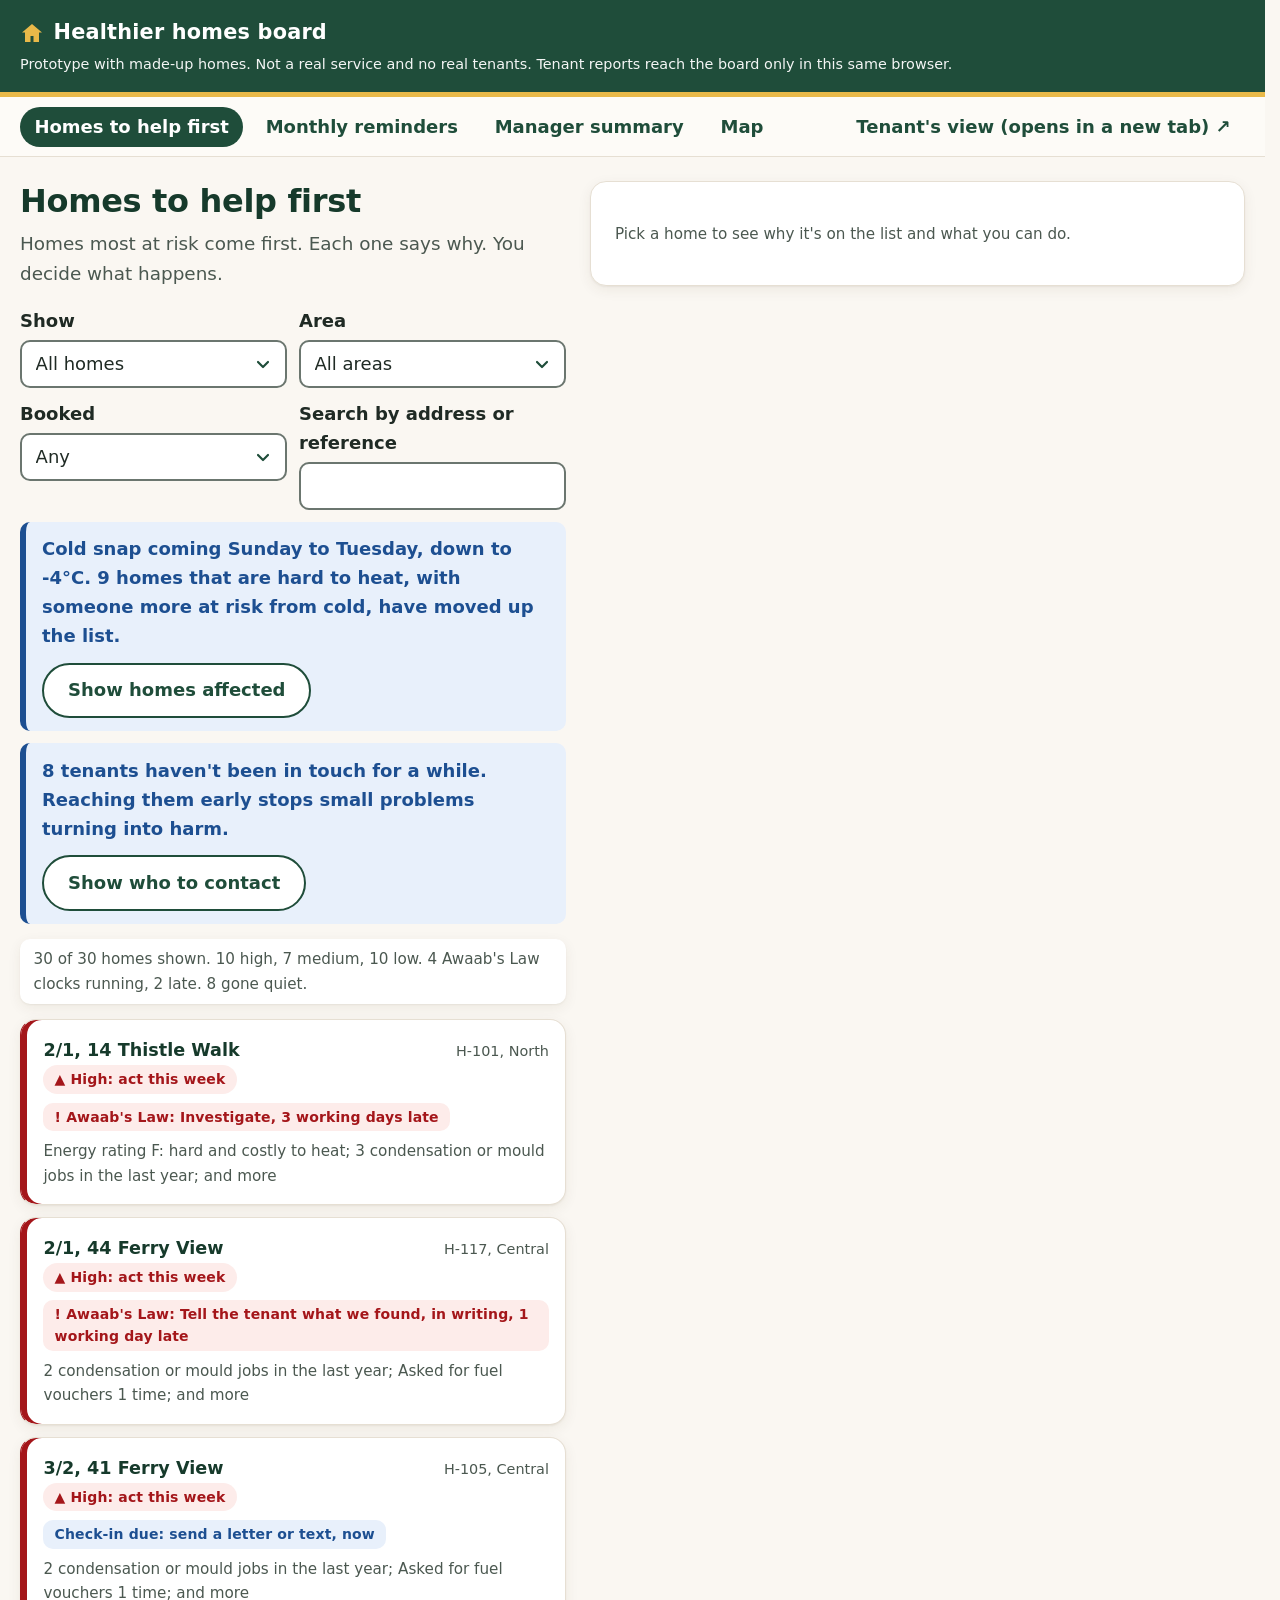
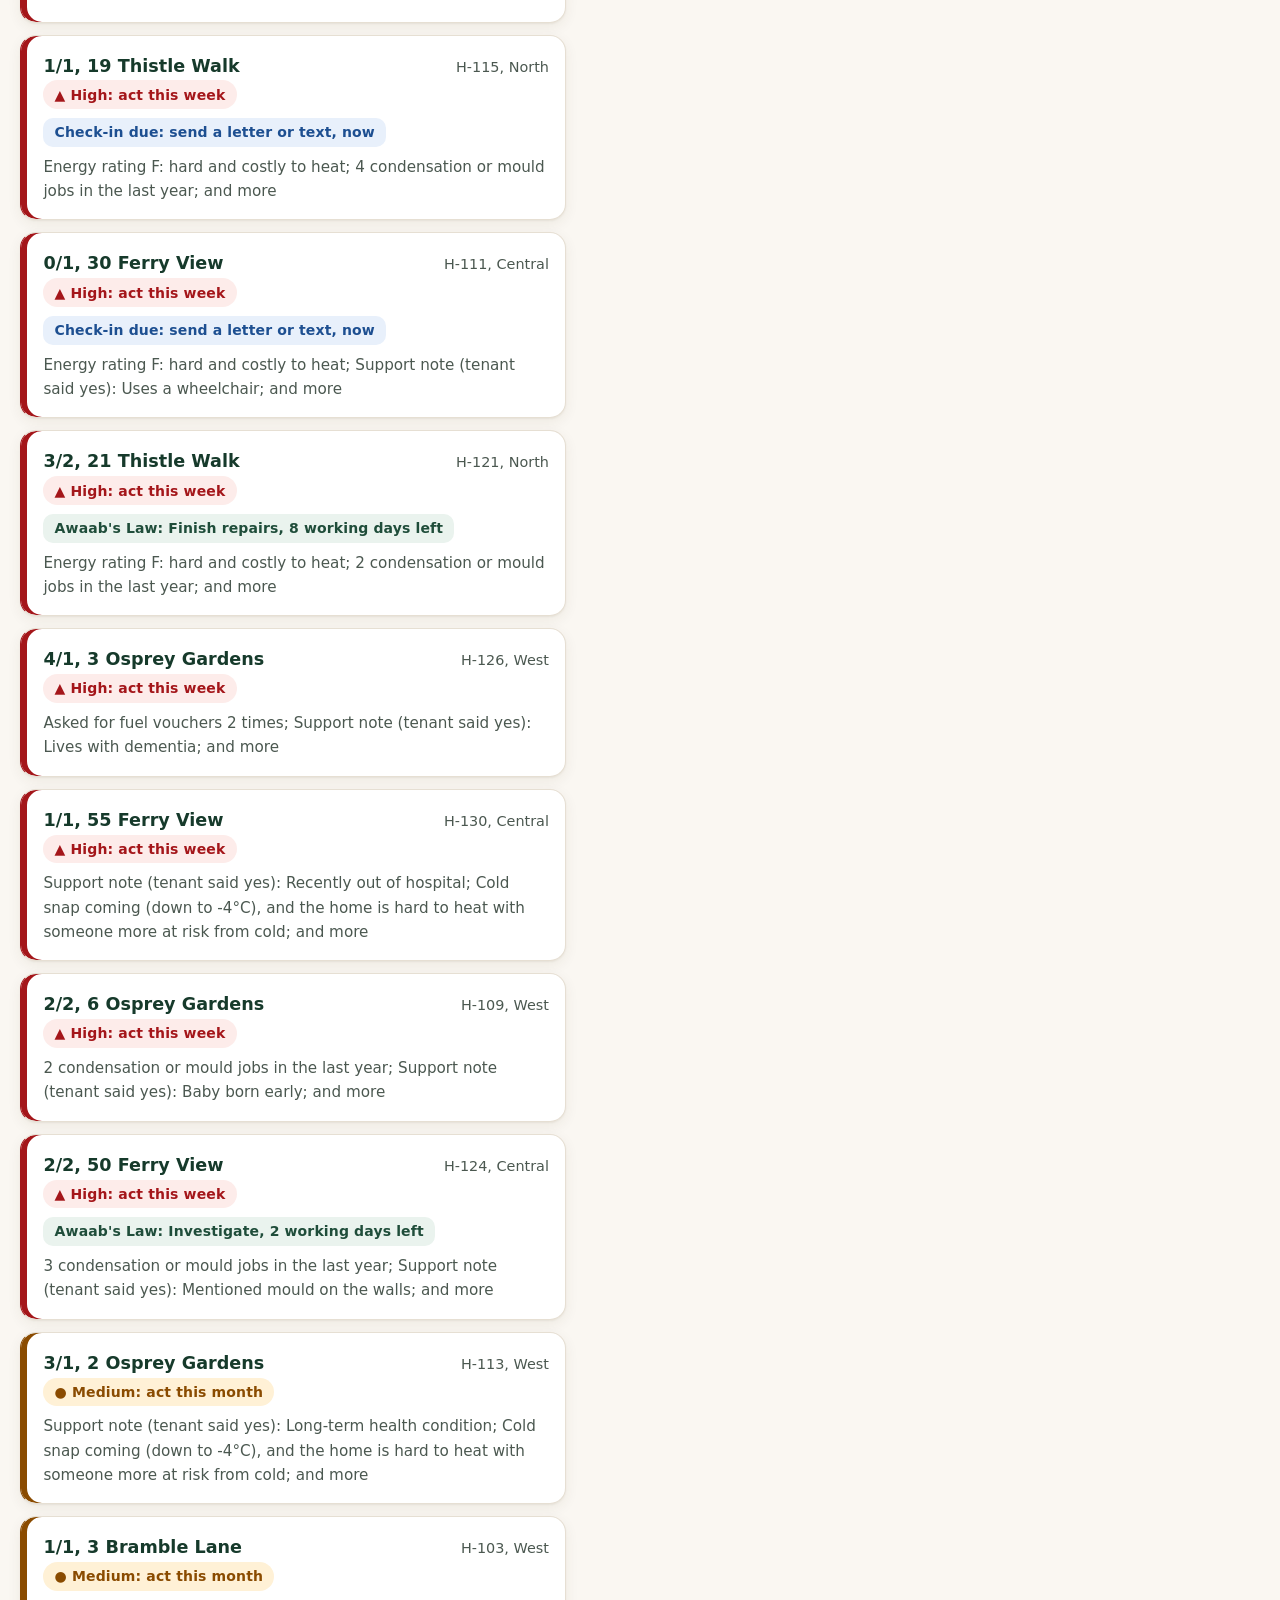
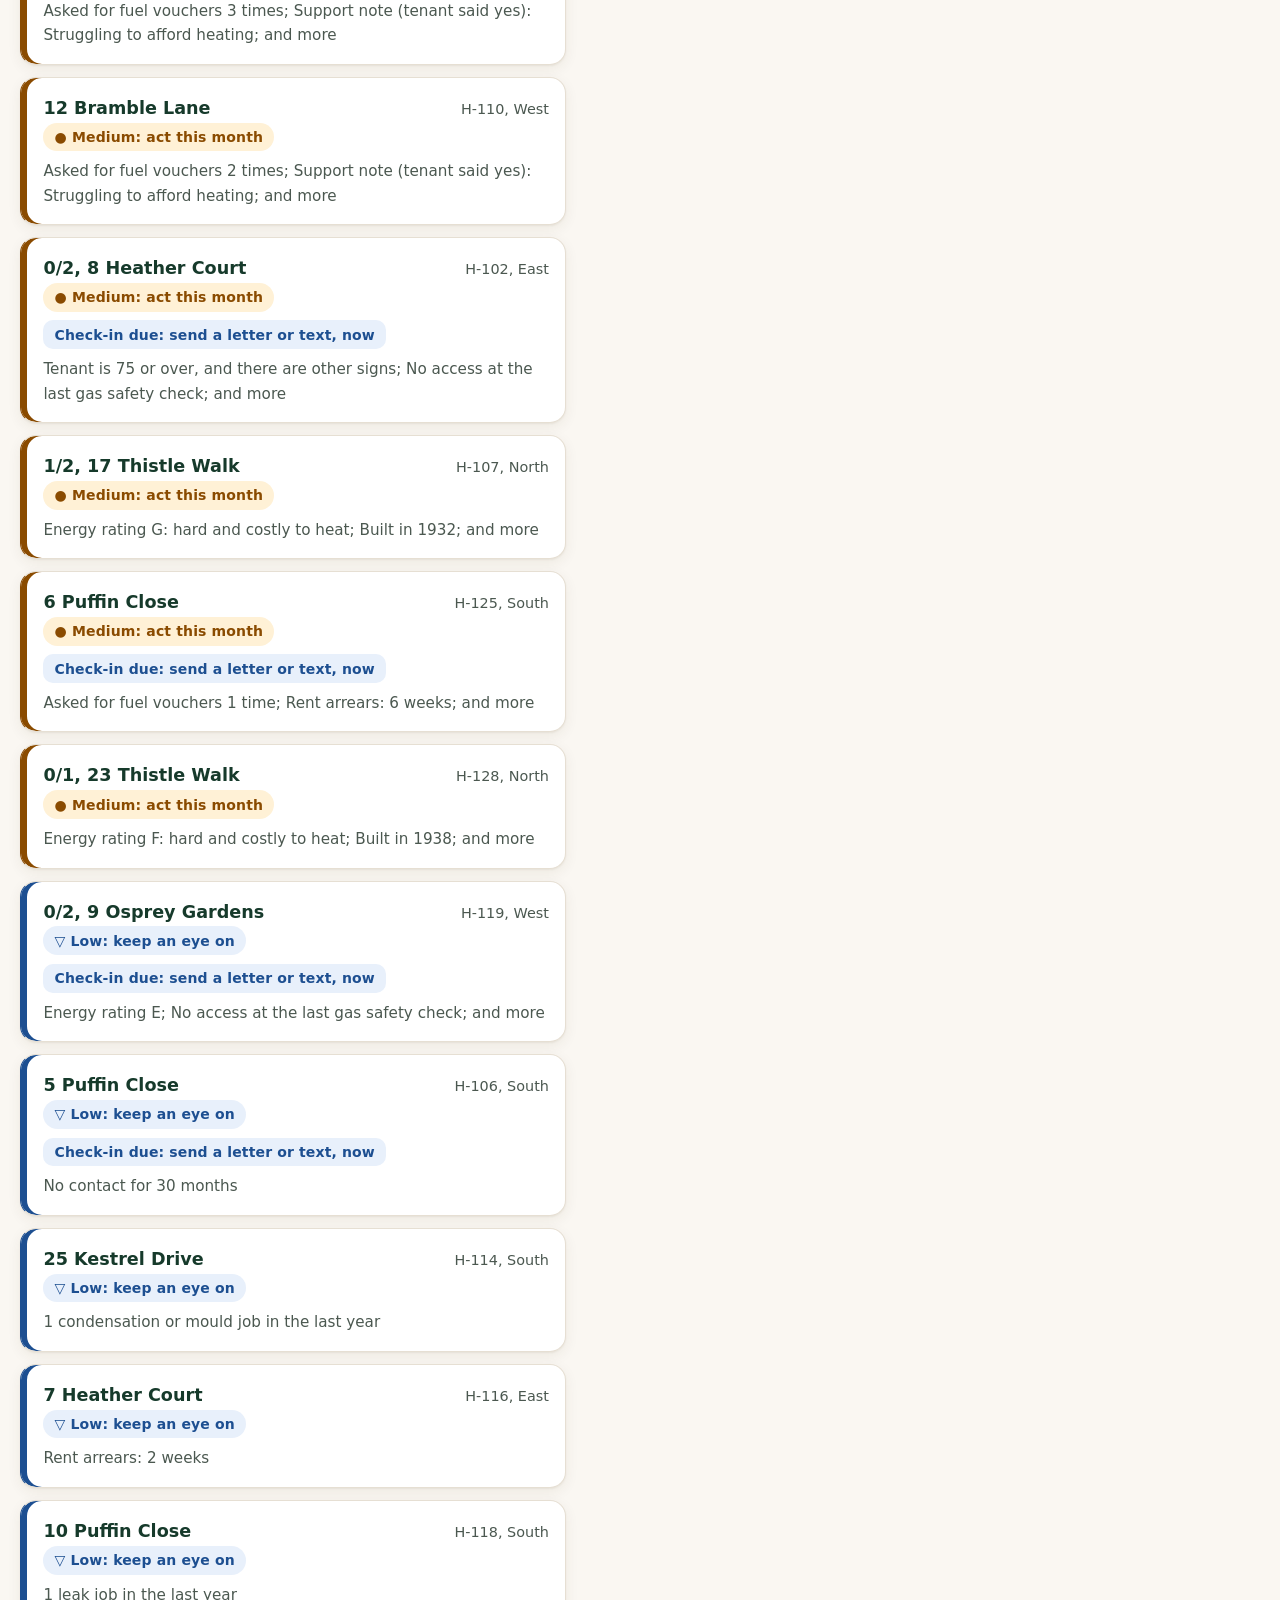
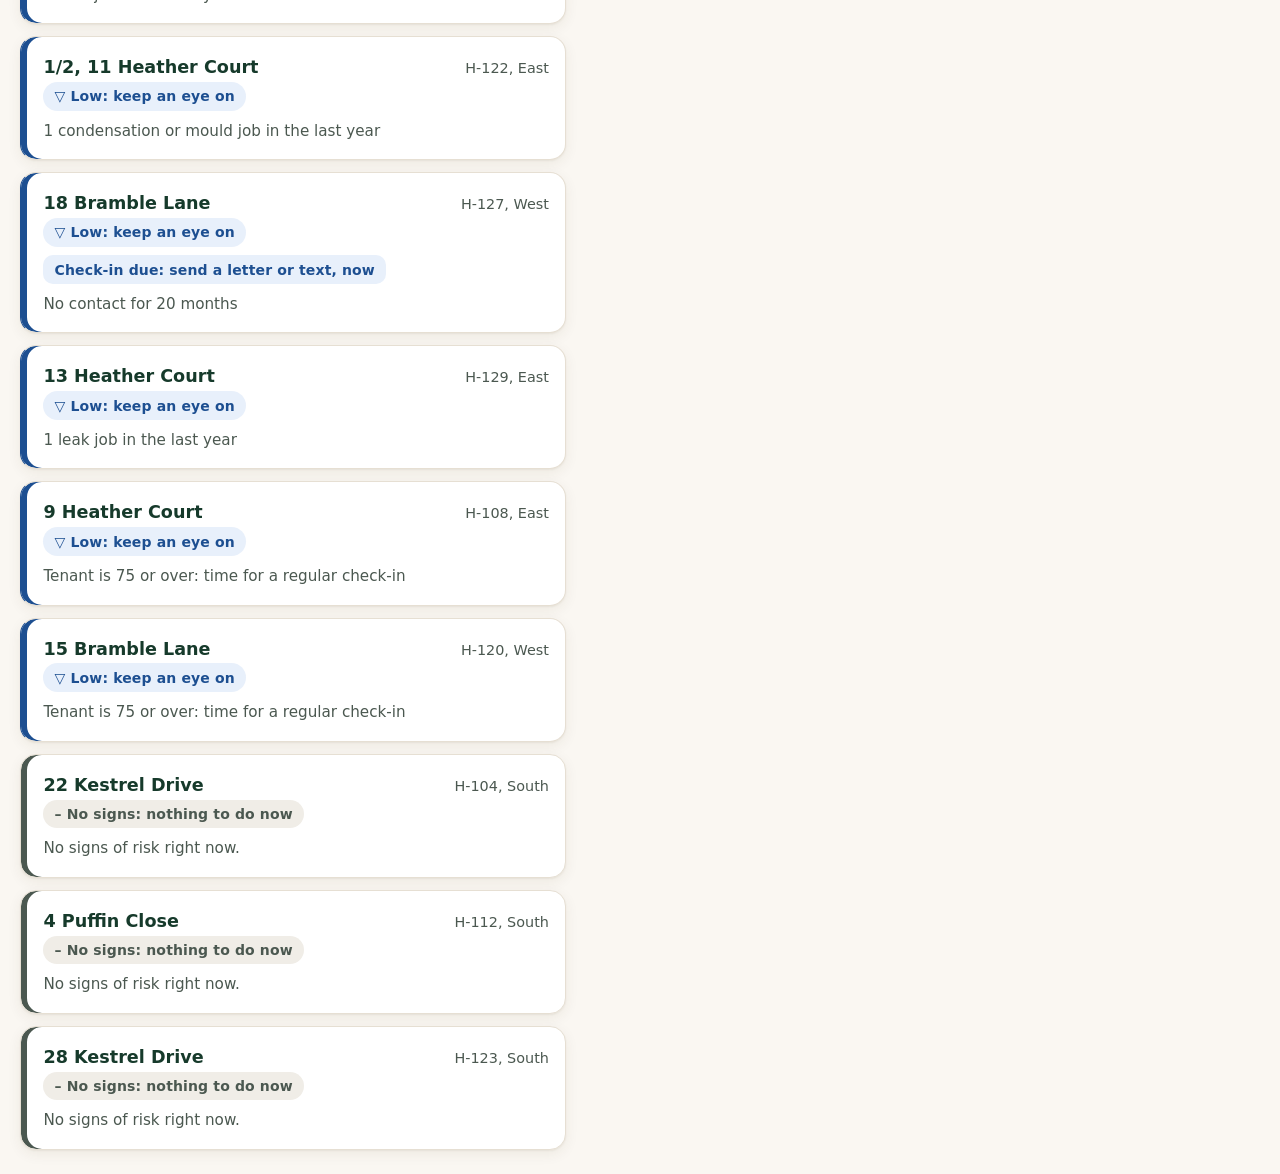
<file: src/index.html>
<!doctype html>
<html lang="en-GB">
<head>
  <meta charset="utf-8">
  <meta name="viewport" content="width=device-width, initial-scale=1">
  <title>Healthier homes board (prototype)</title>
  <link rel="stylesheet" href="styles.css">
  <link rel="stylesheet" href="reminders.css">
  <link rel="stylesheet" href="theme.css">
</head>
<body>
  <a class="skip-link" href="#main">Skip to the list of homes</a>

  <header class="site-header">
    <p class="service-name" id="service-name">Healthier homes board</p>
    <p class="banner" id="banner">Prototype with made-up homes. Not a real service and no real tenants.</p>
  </header>

  <nav class="page-nav" aria-label="Pages">
    <a href="index.html" aria-current="page">Homes to help first</a>
    <a href="reminders.html">Monthly reminders</a>
    <a href="manager.html">Manager summary</a>
    <a href="map.html">Map</a>
    <a href="tenant.html" target="_blank" class="nav-external" id="tenant-link">Tenant's view (opens in a new tab)</a>
  </nav>

  <main id="main" class="layout">
    <section class="list-panel" aria-labelledby="list-heading">
      <h1 id="list-heading">Homes to help first</h1>
      <p id="list-intro" class="intro">Homes most at risk come first. Each one says why. You decide what happens.</p>

      <div class="filters">
        <div class="field">
          <label for="filter-level" id="filter-level-label"></label>
          <select id="filter-level">
            <option value="all">All homes</option>
            <option value="high">High</option>
            <option value="medium">Medium</option>
            <option value="low">Low</option>
            <option value="none">No signs</option>
            <option value="awaab">Awaab's Law clock running</option>
            <option value="quiet">Gone quiet: check-in due</option>
            <option value="coldsnap">Cold snap: homes affected</option>
            <option value="dismissed">Dismissed</option>
          </select>
        </div>
        <div class="field">
          <label for="filter-area">Area</label>
          <select id="filter-area"><option value="all">All areas</option></select>
        </div>
        <div class="field">
          <label for="filter-urgency">Booked</label>
          <select id="filter-urgency">
            <option value="all">Any</option>
            <option value="Today">For today</option>
            <option value="This week">For this week</option>
            <option value="This month">For this month</option>
            <option value="none">Nothing booked yet</option>
          </select>
        </div>
        <div class="field">
          <label for="filter-search" id="filter-search-label"></label>
          <input type="search" id="filter-search" autocomplete="off">
        </div>
      </div>

      <div id="cold-banner" class="quiet-banner cold-banner" role="status" hidden><p id="cold-banner-text"></p><button type="button" class="button secondary" id="cold-banner-button"></button></div>
      <div id="quiet-banner" class="quiet-banner" hidden><p id="quiet-banner-text"></p><button type="button" class="button secondary" id="quiet-banner-button">Show who to contact</button></div>
      <p id="summary" class="summary" aria-live="polite"></p>
      <ul id="home-list" class="home-list" tabindex="-1" aria-labelledby="list-heading"></ul>
    </section>

    <section class="detail-panel" id="detail" aria-label="Selected home">
    </section>
  </main>

  <script src="data/homes.js"></script>
  <script src="data/awaab-cases.js"></script>
  <script src="data/bank-holidays.js"></script>
  <script src="data/contact-preferences.js"></script>
  <script src="clock.js"></script>
  <script src="quiet.js"></script>
  <script src="data/weather.js"></script>
  <script src="data/sensors.js"></script>
  <script src="content.js"></script>
  <script src="risk.js"></script>
  <script src="app.js"></script>
</body>
</html>
</file>
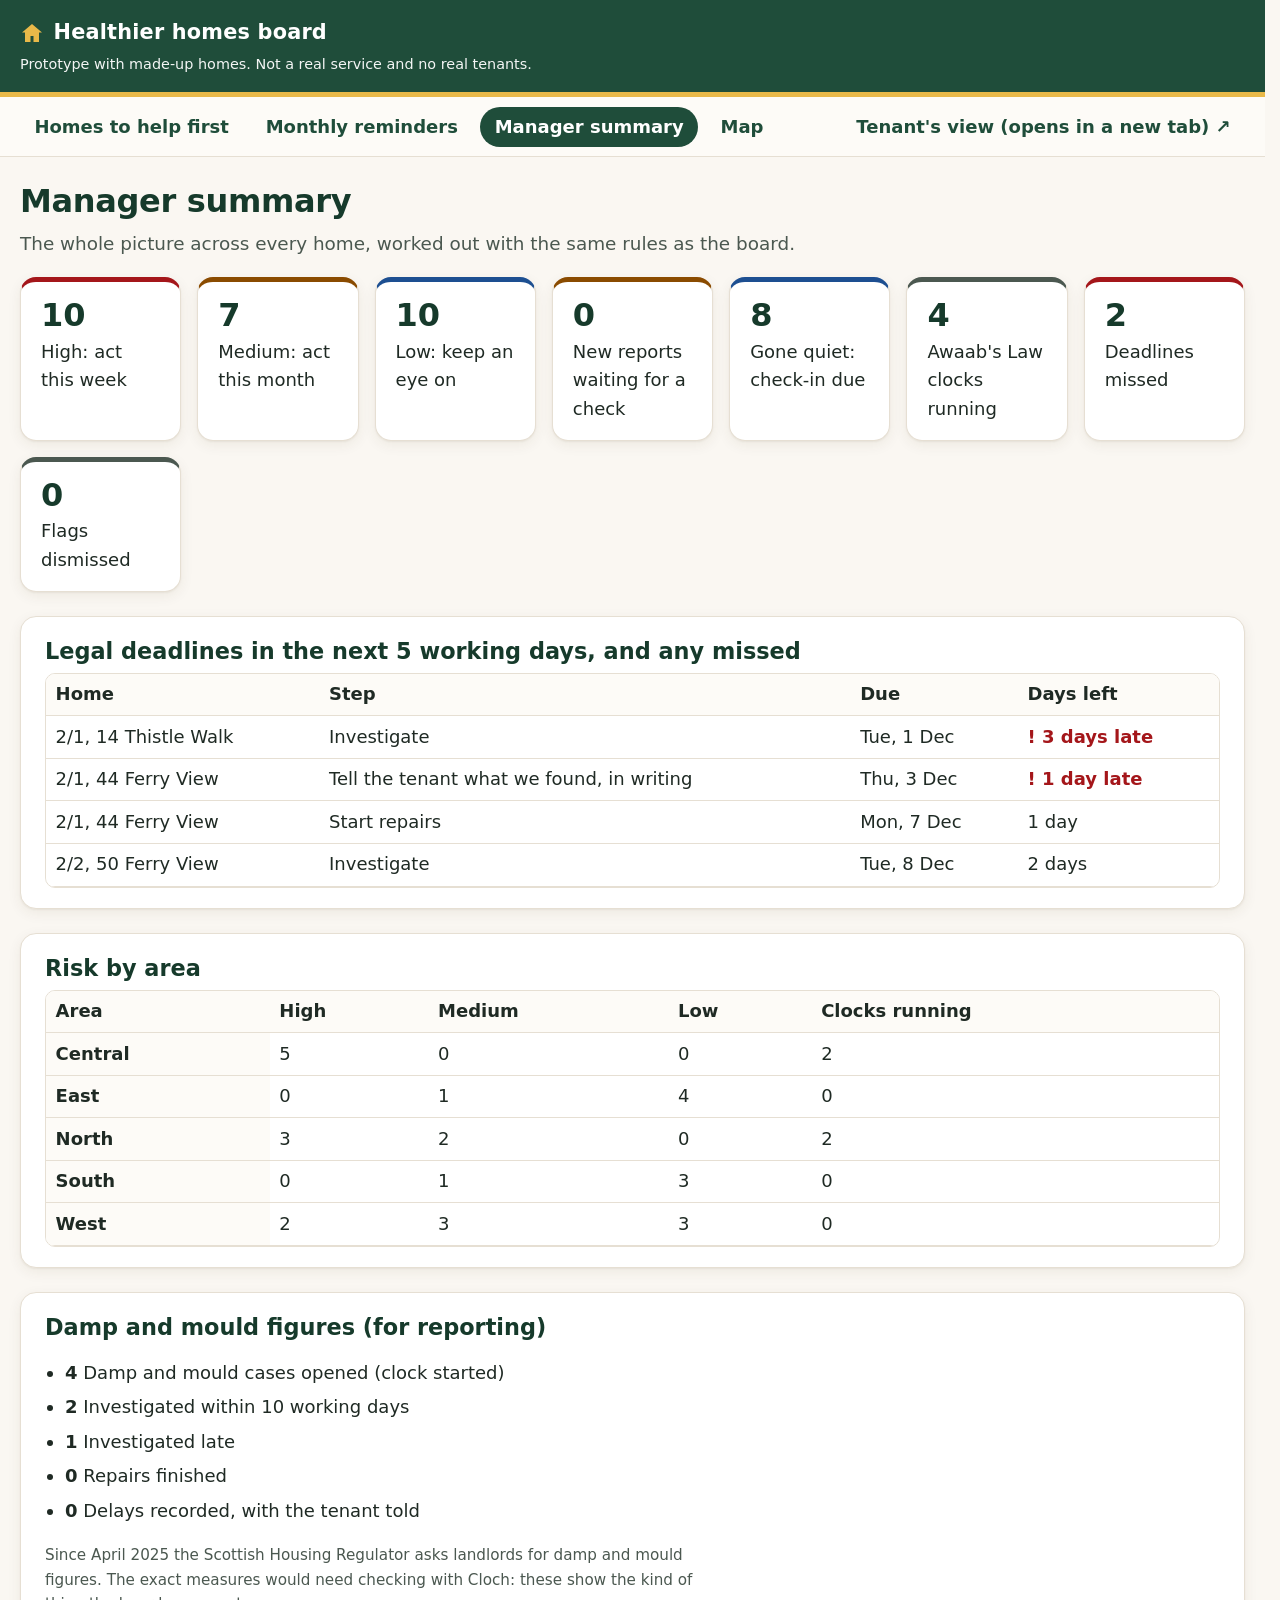
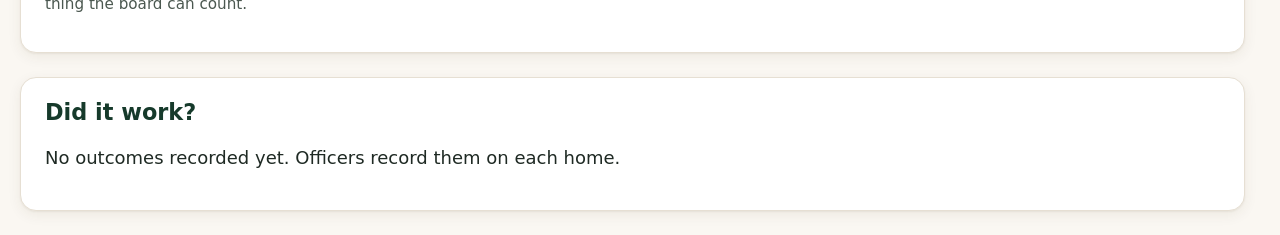
<file: src/manager.html>
<!doctype html>
<html lang="en-GB">
<head>
  <meta charset="utf-8">
  <meta name="viewport" content="width=device-width, initial-scale=1">
  <title>Manager summary (prototype)</title>
  <link rel="stylesheet" href="styles.css">
  <link rel="stylesheet" href="reminders.css">
  <link rel="stylesheet" href="theme.css">
</head>
<body>
  <a class="skip-link" href="#main">Skip to the summary</a>

  <header class="site-header">
    <p class="service-name" id="service-name">Healthier homes board</p>
    <p class="banner" id="banner">Prototype with made-up homes. Not a real service and no real tenants.</p>
  </header>

  <nav class="page-nav" aria-label="Pages">
    <a href="index.html">Homes to help first</a>
    <a href="reminders.html">Monthly reminders</a>
    <a href="manager.html" aria-current="page">Manager summary</a>
    <a href="map.html">Map</a>
    <a href="tenant.html" target="_blank" class="nav-external">Tenant's view (opens in a new tab)</a>
  </nav>

  <main id="main" class="manager"></main>

  <script src="data/homes.js"></script>
  <script src="data/awaab-cases.js"></script>
  <script src="data/bank-holidays.js"></script>
  <script src="data/contact-preferences.js"></script>
  <script src="clock.js"></script>
  <script src="quiet.js"></script>
  <script src="data/weather.js"></script>
  <script src="data/sensors.js"></script>
  <script src="content.js"></script>
  <script src="risk.js"></script>
  <script src="manager.js"></script>
  <script src="responsive-tables.js"></script>
</body>
</html>
</file>
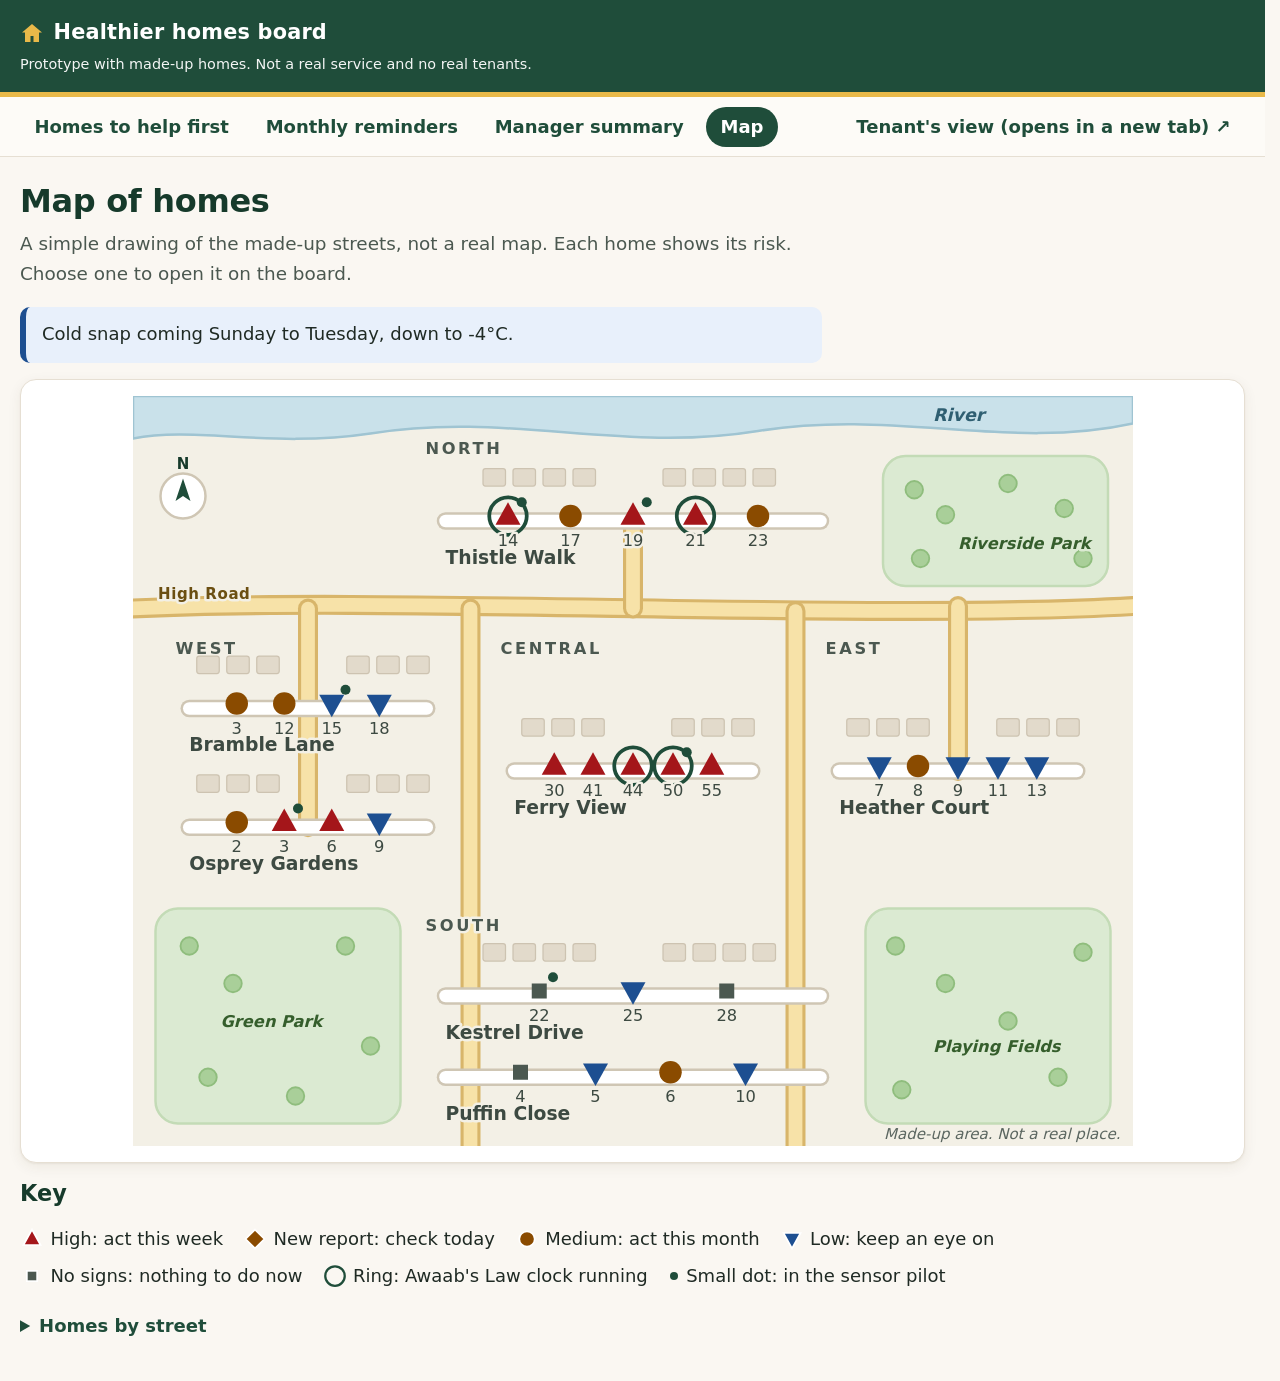
<file: src/map.html>
<!doctype html>
<html lang="en-GB">
<head>
  <meta charset="utf-8">
  <meta name="viewport" content="width=device-width, initial-scale=1">
  <title>Map of homes (prototype)</title>
  <link rel="stylesheet" href="styles.css">
  <link rel="stylesheet" href="reminders.css">
  <link rel="stylesheet" href="theme.css">
</head>
<body>
  <a class="skip-link" href="#main">Skip to the map</a>

  <header class="site-header">
    <p class="service-name">Healthier homes board</p>
    <p class="banner">Prototype with made-up homes. Not a real service and no real tenants.</p>
  </header>

  <nav class="page-nav" aria-label="Pages">
    <a href="index.html">Homes to help first</a>
    <a href="reminders.html">Monthly reminders</a>
    <a href="manager.html">Manager summary</a>
    <a href="map.html" aria-current="page">Map</a>
    <a href="tenant.html" target="_blank" class="nav-external">Tenant's view (opens in a new tab)</a>
  </nav>

  <main id="main" class="map-page"></main>

  <script src="data/homes.js"></script>
  <script src="data/awaab-cases.js"></script>
  <script src="data/bank-holidays.js"></script>
  <script src="data/weather.js"></script>
  <script src="data/sensors.js"></script>
  <script src="clock.js"></script>
  <script src="content.js"></script>
  <script src="risk.js"></script>
  <script src="map.js"></script>
</body>
</html>
</file>
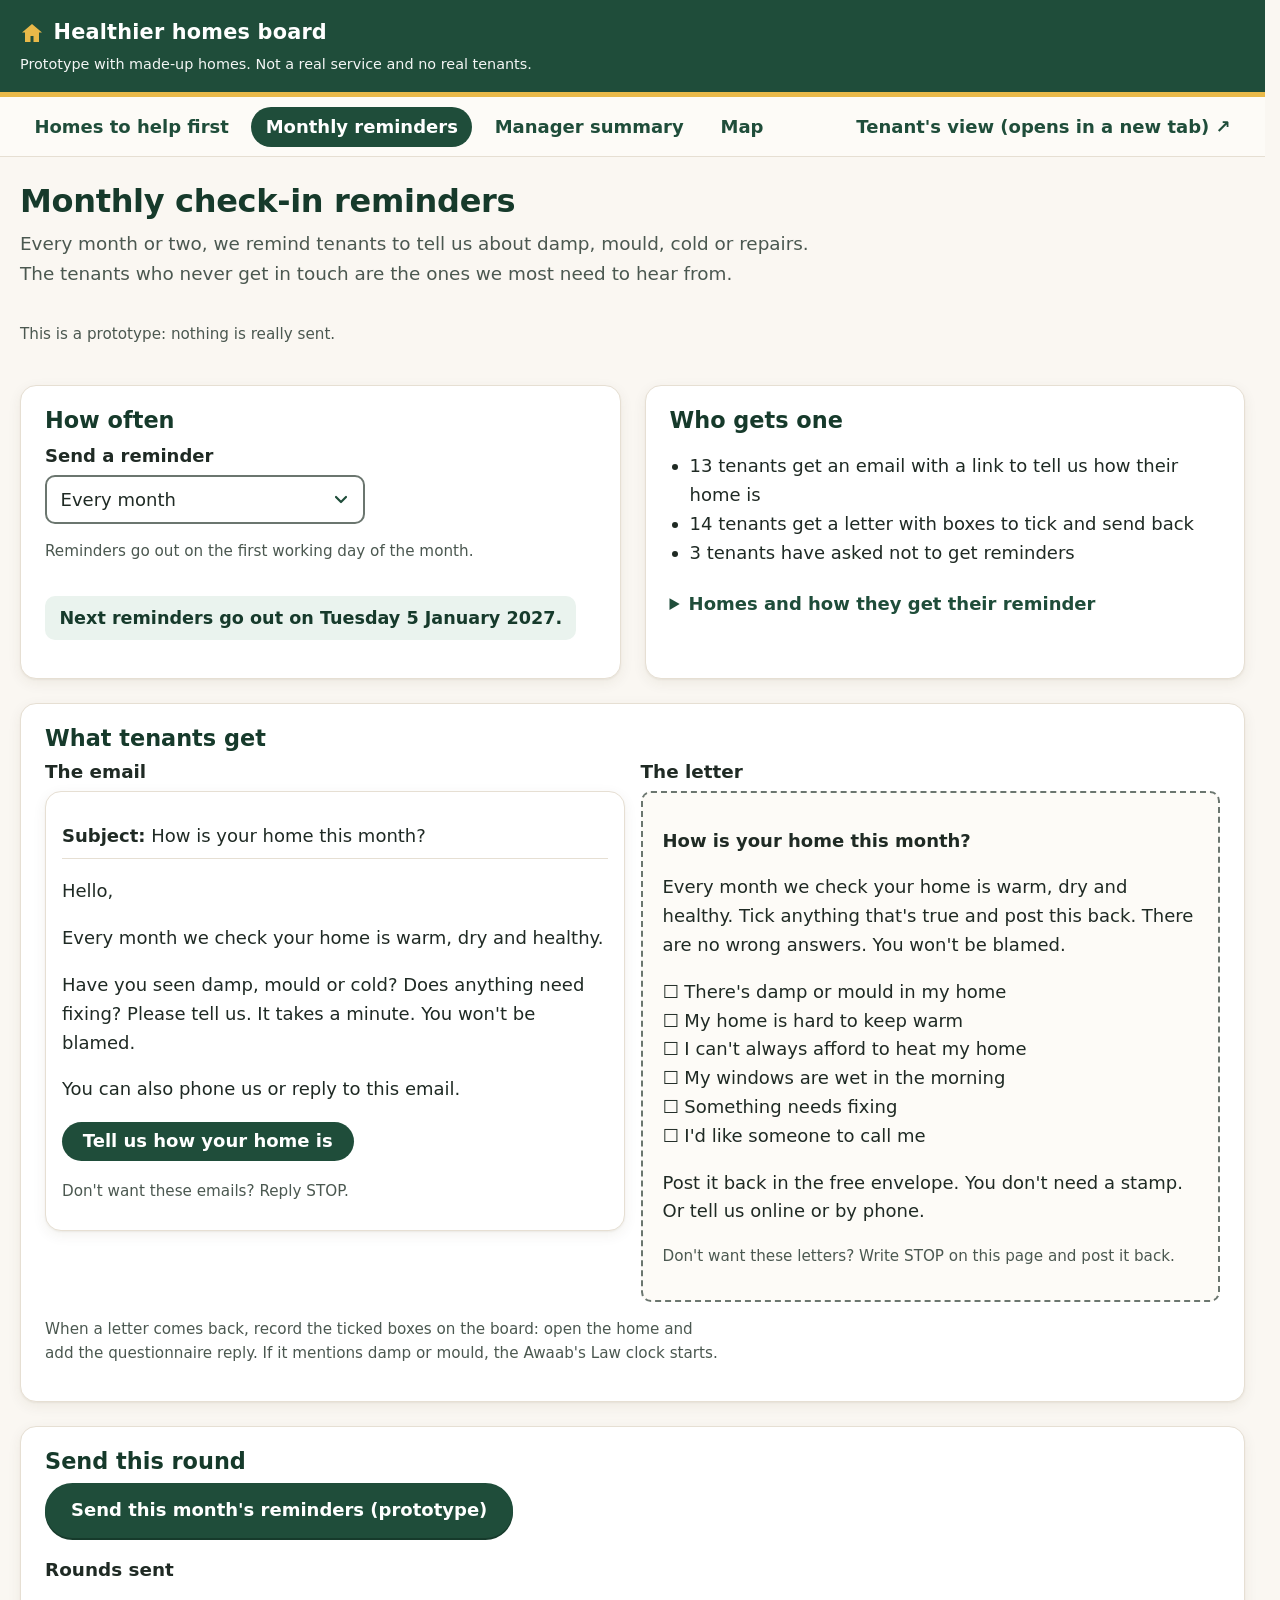
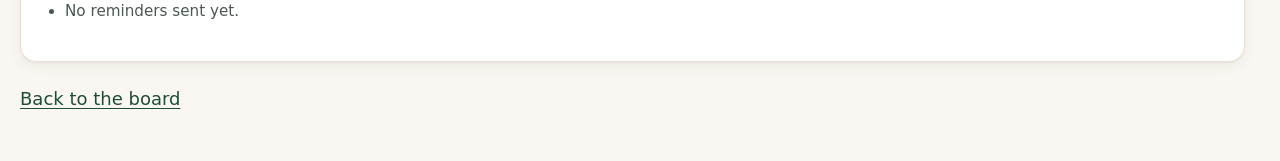
<file: src/reminders.html>
<!doctype html>
<html lang="en-GB">
<head>
  <meta charset="utf-8">
  <meta name="viewport" content="width=device-width, initial-scale=1">
  <title>Monthly reminders (prototype)</title>
  <link rel="stylesheet" href="styles.css">
  <link rel="stylesheet" href="reminders.css">
  <link rel="stylesheet" href="theme.css">
</head>
<body>
  <a class="skip-link" href="#main">Skip to the main content</a>

  <header class="site-header">
    <p class="service-name">Healthier homes board</p>
    <p class="banner">Prototype with made-up homes. Not a real service and no real tenants.</p>
  </header>

  <nav class="page-nav" aria-label="Pages">
    <a href="index.html">Homes to help first</a>
    <a href="reminders.html" aria-current="page">Monthly reminders</a>
    <a href="manager.html">Manager summary</a>
    <a href="map.html">Map</a>
    <a href="tenant.html" target="_blank" class="nav-external">Tenant's view (opens in a new tab)</a>
  </nav>

  <main id="main" class="reminders">
    <h1 id="heading">Monthly check-in reminders</h1>
    <p id="intro" class="intro">Every month or two, we remind tenants to tell us about damp, mould, cold or repairs. The tenants who never get in touch are the ones we most need to hear from.</p>
    <p id="prototype-note" class="note"></p>

    <section aria-labelledby="settings-heading">
      <h2 id="settings-heading"></h2>
      <div class="field narrow">
        <label for="frequency" id="frequency-label"></label>
        <select id="frequency"></select>
      </div>
      <p id="send-day" class="note"></p>
      <p id="next-send" class="next-send"></p>
    </section>

    <section aria-labelledby="who-heading">
      <h2 id="who-heading"></h2>
      <ul id="counts" class="counts"></ul>
      <details>
        <summary id="table-summary"></summary>
        <div class="table-wrap">
          <table>
            <caption id="table-caption" class="visually-hidden"></caption>
            <thead><tr><th scope="col" id="col-home"></th><th scope="col" id="col-how"></th><th scope="col" id="col-last"></th></tr></thead>
            <tbody id="homes-table"></tbody>
          </table>
        </div>
      </details>
    </section>

    <section aria-labelledby="preview-heading">
      <h2 id="preview-heading"></h2>
      <div class="previews">
        <div class="preview">
          <h3 id="email-tab"></h3>
          <div class="email" id="email-preview"></div>
        </div>
        <div class="preview">
          <h3 id="letter-tab"></h3>
          <div class="letter" id="letter-preview"></div>
        </div>
      </div>
      <p id="replies-note" class="note"></p>
    </section>

    <section aria-labelledby="send-heading">
      <h2 id="send-heading"></h2>
      <button type="button" class="button" id="send-button"></button>
      <div id="send-result" role="status"></div>
      <h3 id="history-heading"></h3>
      <ul id="history" class="history"></ul>
    </section>

    <p><a href="index.html" id="back-link"></a></p>
  </main>

  <script src="data/homes.js"></script>
  <script src="data/bank-holidays.js"></script>
  <script src="data/contact-preferences.js"></script>
  <script src="clock.js"></script>
  <script src="content.js"></script>
  <script src="reminders-content.js"></script>
  <script src="reminders.js"></script>
</body>
</html>
</file>
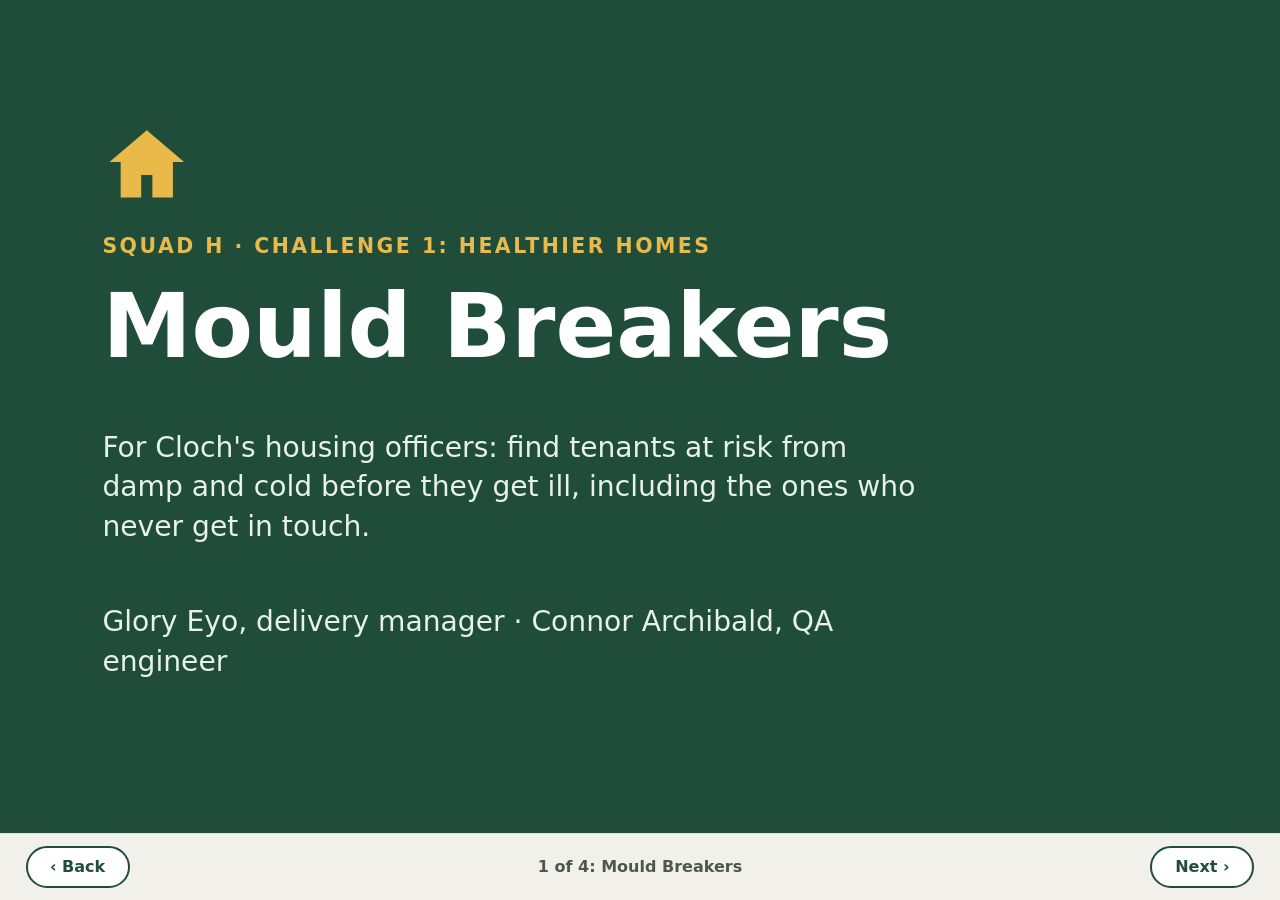
<file: src/show-and-tell.html>
<!doctype html>
<html lang="en-GB">
<head>
  <meta charset="utf-8">
  <meta name="viewport" content="width=device-width, initial-scale=1">
  <title>Mould Breakers: show and tell</title>
  <style>
    :root {
      --font: ui-rounded, "SF Pro Rounded", "Segoe UI", system-ui, -apple-system, Roboto, Arial, sans-serif;
      --cream: #faf7f2;
      --text: #1f2a24;
      --muted: #4b5850;
      --green: #1f4d3a;
      --green-dark: #163a2b;
      --tint: #eaf3ee;
      --yellow: #e9b949;
      --red: #a4161a;
      --red-bg: #fdecea;
      --blue: #1d4f91;
      --blue-bg: #e8f0fb;
      --focus: #ffbf47;
    }
    * { box-sizing: border-box; }
    html, body { margin: 0; height: 100%; }
    body {
      font-family: var(--font);
      background: var(--cream);
      color: var(--text);
      overflow: hidden;
    }
    .deck { position: relative; height: 100vh; }
    .slide {
      position: absolute;
      inset: 0;
      display: flex;
      flex-direction: column;
      justify-content: center;
      padding: 4vh 8vw 12vh;
      opacity: 0;
      visibility: hidden;
      transform: translateX(6vw);
      transition: opacity 0.5s ease, transform 0.5s ease, visibility 0.5s;
    }
    .slide.is-current { opacity: 1; visibility: visible; transform: none; }
    .slide.is-past { transform: translateX(-6vw); }
    /* Each part of a slide arrives in turn. */
    .slide .in { opacity: 0; transform: translateY(18px); transition: opacity 0.5s ease, transform 0.5s ease; }
    .slide.is-current .in { opacity: 1; transform: none; }
    .slide.is-current .in:nth-child(2) { transition-delay: 0.25s; }
    .slide.is-current .in:nth-child(3) { transition-delay: 0.5s; }
    .slide.is-current .in:nth-child(4) { transition-delay: 0.75s; }
    .slide.is-current .in:nth-child(5) { transition-delay: 1s; }
    .slide.is-current .in:nth-child(6) { transition-delay: 1.25s; }

    .kicker { font-size: clamp(1rem, 1.6vw, 1.4rem); font-weight: 700; letter-spacing: 0.12em; text-transform: uppercase; color: var(--green); margin: 0 0 1rem; }
    h1, h2 { margin: 0 0 1.5rem; line-height: 1.1; color: var(--green-dark); }
    h1 { font-size: clamp(2.6rem, 7vw, 6rem); }
    h2 { font-size: clamp(2rem, 4.6vw, 4rem); }
    p, li { font-size: clamp(1.15rem, 2.2vw, 2rem); line-height: 1.4; max-width: 46ch; }
    .lead { color: var(--muted); }
    ul { margin: 0; padding: 0; list-style: none; display: grid; gap: 1rem; }
    li { padding-left: 1.6em; position: relative; }
    li::before { content: ""; position: absolute; left: 0; top: 0.45em; width: 0.7em; height: 0.7em; border-radius: 50%; background: var(--yellow); }

    .title-slide { background: var(--green); color: #fff; }
    .title-slide h1, .title-slide h2, .title-slide .kicker { color: #fff; }
    .title-slide .kicker { color: var(--yellow); }
    .title-slide p { color: #e8f1ec; }
    .house { width: clamp(3rem, 7vw, 6rem); height: auto; margin-bottom: 1.5rem; }

    .clock { display: flex; flex-wrap: wrap; gap: 1rem; margin-top: 1.5rem; }
    .step { background: #fff; border: 2px solid var(--green); border-radius: 16px; padding: 0.8rem 1.1rem; font-size: clamp(1rem, 1.8vw, 1.6rem); }
    .step b { display: block; font-size: 1.6em; color: var(--green-dark); }

    .two { display: grid; grid-template-columns: 1fr 1fr; gap: 3vw; align-items: start; }
    .card { background: #fff; border-radius: 20px; padding: 1.5rem 1.75rem; box-shadow: 0 2px 4px rgba(70,50,20,.08), 0 10px 24px rgba(70,50,20,.1); }
    .card h3 { margin: 0 0 0.75rem; font-size: clamp(1.3rem, 2.4vw, 2.2rem); color: var(--green-dark); }
    .card li { font-size: clamp(1rem, 1.7vw, 1.5rem); }

    .stats { display: grid; grid-template-columns: repeat(4, 1fr); gap: 2vw; margin-top: 1rem; }
    .stat { background: #fff; border-radius: 20px; padding: 1.5rem 1rem; text-align: center; box-shadow: 0 2px 4px rgba(70,50,20,.08), 0 10px 24px rgba(70,50,20,.1); }
    .stat .n { display: block; font-size: clamp(2.6rem, 6vw, 5.5rem); font-weight: 800; color: var(--green); line-height: 1; }
    .stat .l { display: block; margin-top: 0.5rem; font-size: clamp(1rem, 1.6vw, 1.4rem); color: var(--muted); }

    .warn { background: var(--red-bg); border-left: 10px solid var(--red); border-radius: 16px; padding: 1.25rem 1.5rem; }
    .warn p { color: var(--red); font-weight: 700; margin: 0; }
    .good { background: var(--blue-bg); border-left: 10px solid var(--blue); border-radius: 16px; padding: 1.25rem 1.5rem; }
    .quote { font-size: clamp(1.4rem, 3vw, 2.6rem); font-weight: 700; color: var(--green-dark); max-width: 30ch; }

    .demo-buttons { display: flex; flex-wrap: wrap; gap: 1.25rem; margin: 1rem 0 1.5rem; }
    .demo-button {
      display: inline-block; font-weight: 800; font-size: clamp(1.2rem, 2.2vw, 2rem); text-decoration: none;
      padding: 1rem 2rem; border-radius: 999px; background: var(--green); color: #fff; border: 3px solid var(--green);
    }
    .demo-button.secondary { background: #fff; color: var(--green); }
    .demo-button:hover { background: var(--green-dark); color: #fff; }
    .demo-button:focus-visible { outline: 3px solid var(--focus); outline-offset: 3px; box-shadow: 0 0 0 6px var(--text); }
    .small { font-size: clamp(1rem, 1.6vw, 1.4rem); }

    /* Controls */
    .controls { position: fixed; left: 0; right: 0; bottom: 0; display: flex; align-items: center; justify-content: space-between; gap: 1rem; padding: 0.75rem 2vw; background: rgba(250, 247, 242, 0.96); border-top: 1px solid #e6dfd3; }
    .controls button {
      font: inherit; font-weight: 700; font-size: 1rem;
      padding: 0.6rem 1.2rem; min-width: 6.5rem;
      border-radius: 999px; border: 2px solid var(--green); background: #fff; color: var(--green); cursor: pointer;
    }
    .controls button:focus-visible { outline: 3px solid var(--focus); outline-offset: 2px; box-shadow: 0 0 0 5px var(--text); }
    .count { font-weight: 700; color: var(--muted); }
    .progress { position: fixed; left: 0; top: 0; height: 6px; background: var(--yellow); transition: width 0.4s ease; }
    .hint { position: fixed; right: 2vw; top: 1rem; font-size: 0.95rem; color: var(--muted); background: rgba(250, 247, 242, 0.96); padding: 0.25rem 0.6rem; border-radius: 999px; }
    .visually-hidden { position: absolute; width: 1px; height: 1px; overflow: hidden; clip: rect(0 0 0 0); white-space: nowrap; }

    @media (max-width: 760px) {
      .two, .stats { grid-template-columns: 1fr 1fr; }
      .slide { padding: 6vh 6vw 14vh; overflow-y: auto; justify-content: flex-start; }
    }
    @media (prefers-reduced-motion: reduce) {
      .slide, .slide .in, .progress { transition: none; transform: none; }
    }
  </style>
</head>
<body>
  <div class="progress" id="progress" aria-hidden="true"></div>
  <p class="hint" aria-hidden="true">Click, or use the arrow keys</p>

  <main class="deck" id="deck" aria-roledescription="slide show" aria-label="Mould Breakers show and tell">

    <section class="slide title-slide" aria-roledescription="slide" aria-label="1: Mould Breakers">
      <svg class="house in" viewBox="0 0 24 24" aria-hidden="true"><path fill="#e9b949" d="M12 3 2 11.5h3V21h5.5v-6h3v6H19v-9.5h3z"/></svg>
      <p class="kicker in">Squad H · Challenge 1: Healthier homes</p>
      <h1 class="in">Mould Breakers</h1>
      <p class="in">For Cloch's housing officers: find tenants at risk from damp and cold before they get ill, including the ones who never get in touch.</p>
      <p class="in">Glory Eyo, delivery manager · Connor Archibald, QA engineer</p>
    </section>

    <section class="slide" aria-roledescription="slide" aria-label="2: Live demo">
      <p class="kicker in">Live demo</p>
      <h2 class="in">Let me show you</h2>
      <p class="in lead">A tenant reports damp, and it lands on the officer's board with the legal clock already running.</p>
      <div class="demo-buttons in">
        <a class="demo-button" href="tenant.html" target="mb-tenant">1. Open the tenant page</a>
        <a class="demo-button secondary" href="index.html" target="mb-board">2. Open the officer board</a>
      </div>
      <p class="in lead small">Use reference H-104. Then come back here and press → to carry on.</p>
    </section>

    <section class="slide" aria-roledescription="slide" aria-label="3: What didn't work">
      <p class="kicker in">What didn't work</p>
      <h2 class="in">It's a convincing demo, not a service</h2>
      <div class="warn in"><p>The tenant and officer sides only link up in the same browser. There's no real back end yet.</p></div>
      <p class="in lead">And Claude made mistakes too: a phone layout bug, a clash in the code, a miscounted test. Every one was caught by checking, never by trusting it.</p>
    </section>

    <section class="slide" aria-roledescription="slide" aria-label="4: The surprise">
      <p class="kicker in">The surprise</p>
      <h2 class="in">It pushed back like a careful colleague</h2>
      <ul class="in">
        <li>A neighbour can't agree to share a tenant's health details</li>
        <li>No made-up homes on real people's houses</li>
        <li>Checked every helpline number before using it</li>
      </ul>
      <p class="in lead">Built by a delivery manager and a QA engineer, neither of them developers. Thank you!</p>
    </section>

  </main>

  <div class="controls">
    <button type="button" id="prev">‹ Back</button>
    <span class="count" id="count" aria-live="polite"></span>
    <button type="button" id="next">Next ›</button>
  </div>

  <script>
    (function () {
      const slides = [...document.querySelectorAll(".slide")];
      const count = document.getElementById("count");
      const progress = document.getElementById("progress");
      let current = 0;

      // Big numbers count up when their slide appears.
      function countUp(slide) {
        if (window.matchMedia("(prefers-reduced-motion: reduce)").matches) return;
        slide.querySelectorAll("[data-count]").forEach((el) => {
          const target = Number(el.dataset.count);
          const start = performance.now();
          const tick = (now) => {
            const t = Math.min(1, (now - start) / 900);
            el.textContent = Math.round(target * t);
            if (t < 1) requestAnimationFrame(tick);
          };
          requestAnimationFrame(tick);
        });
      }

      function show(i) {
        current = Math.max(0, Math.min(slides.length - 1, i));
        slides.forEach((s, n) => {
          s.classList.toggle("is-current", n === current);
          s.classList.toggle("is-past", n < current);
          s.setAttribute("aria-hidden", n === current ? "false" : "true");
        });
        count.textContent = (current + 1) + " of " + slides.length + ": " + slides[current].getAttribute("aria-label").replace(/^\d+: /, "");
        progress.style.width = ((current + 1) / slides.length * 100) + "%";
        document.getElementById("prev").disabled = current === 0;
        document.getElementById("next").disabled = current === slides.length - 1;
        countUp(slides[current]);
      }

      document.getElementById("next").addEventListener("click", () => show(current + 1));
      document.getElementById("prev").addEventListener("click", () => show(current - 1));
      // Clicking anywhere on the slide moves on, like a clicker.
      document.getElementById("deck").addEventListener("click", (e) => { if (!e.target.closest("a, button")) show(current + 1); });
      document.addEventListener("keydown", (e) => {
        if (["ArrowRight", "PageDown", " ", "Enter"].includes(e.key) && !["BUTTON", "A"].includes(e.target.tagName)) { e.preventDefault(); show(current + 1); }
        if (["ArrowLeft", "PageUp", "Backspace"].includes(e.key)) { e.preventDefault(); show(current - 1); }
        if (e.key === "Home") show(0);
        if (e.key === "End") show(slides.length - 1);
        if (e.key === "f") document.documentElement.requestFullscreen && document.documentElement.requestFullscreen();
      });

      show(0);
    })();
  </script>
</body>
</html>
</file>
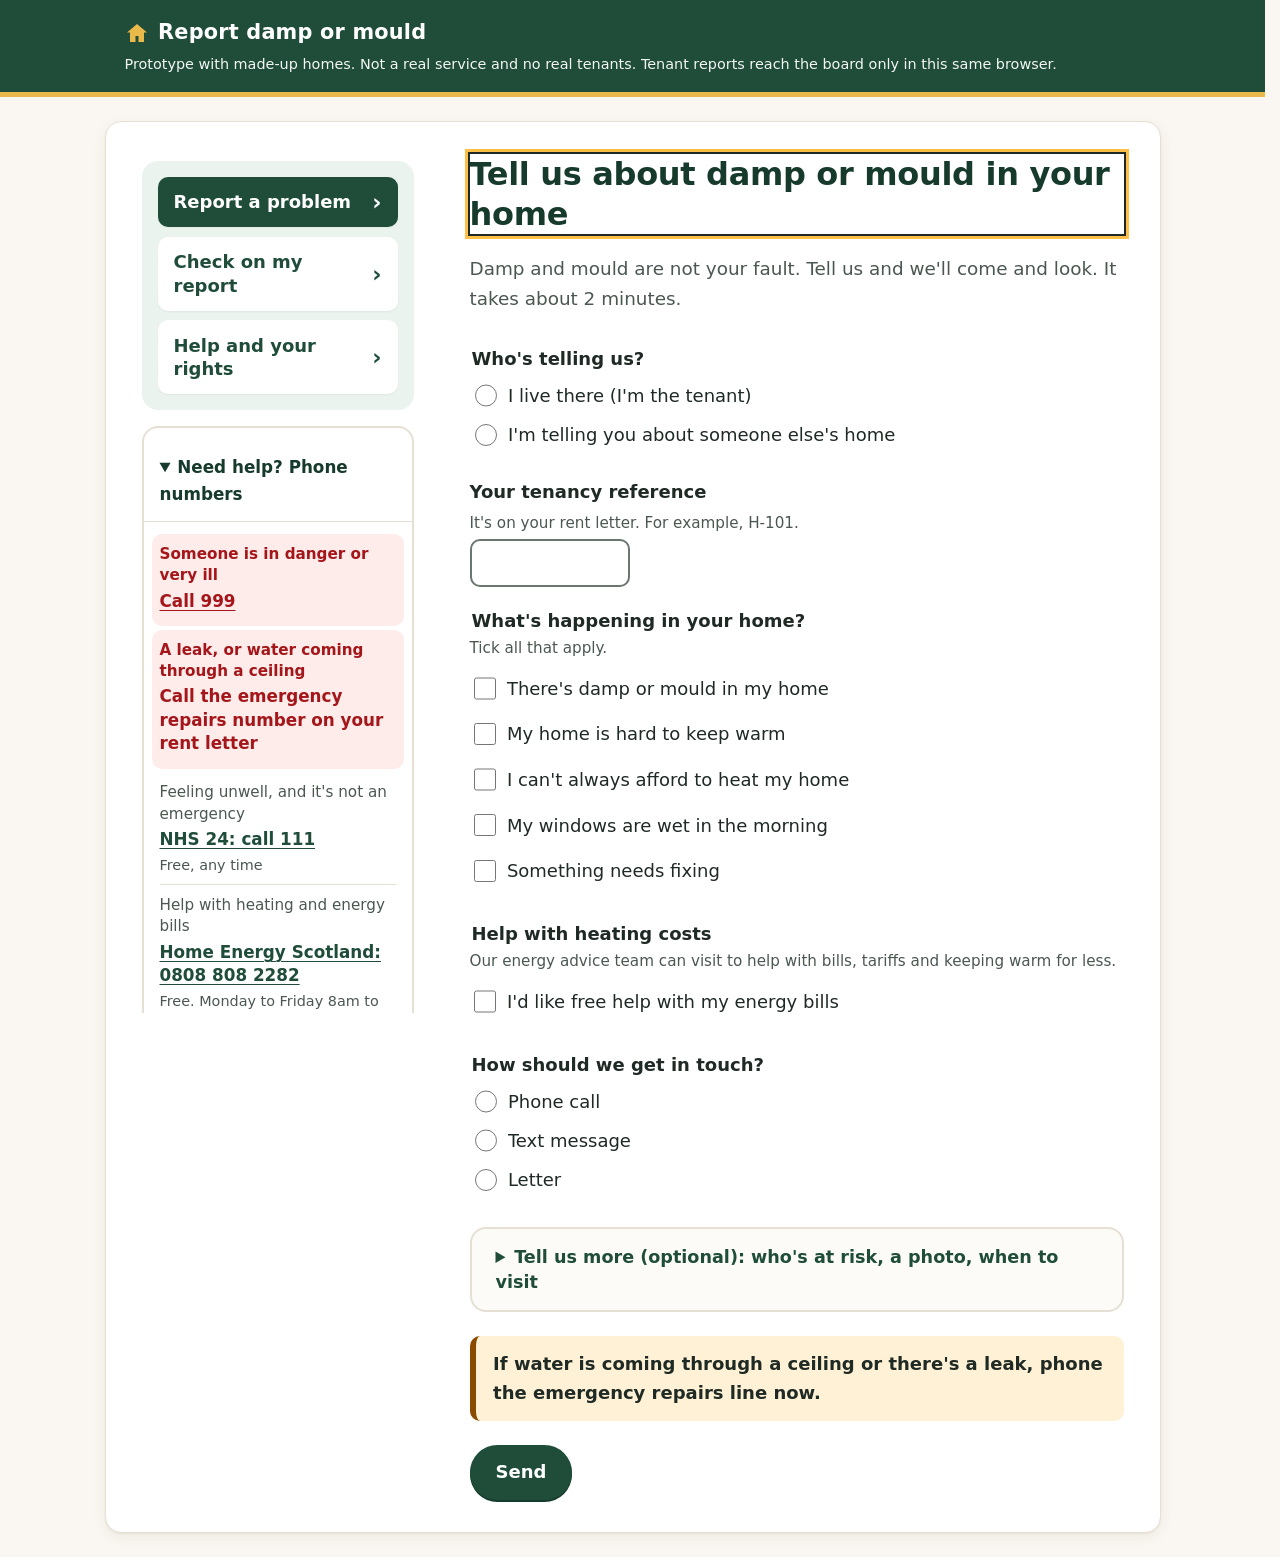
<file: src/tenant.html>
<!doctype html>
<html lang="en-GB">
<head>
  <meta charset="utf-8">
  <meta name="viewport" content="width=device-width, initial-scale=1">
  <title>Report damp or mould (prototype)</title>
  <link rel="stylesheet" href="styles.css">
  <link rel="stylesheet" href="theme.css">
</head>
<body>
  <a class="skip-link" href="#main">Skip to the form</a>

  <header class="site-header">
    <p class="service-name" id="service-name"></p>
    <p class="banner" id="banner"></p>
  </header>

  <main id="main" class="tenant-page"></main>

  <script src="data/homes.js"></script>
  <script src="data/bank-holidays.js"></script>
  <script src="clock.js"></script>
  <script src="content.js"></script>
  <script src="tenant.js"></script>
</body>
</html>
</file>
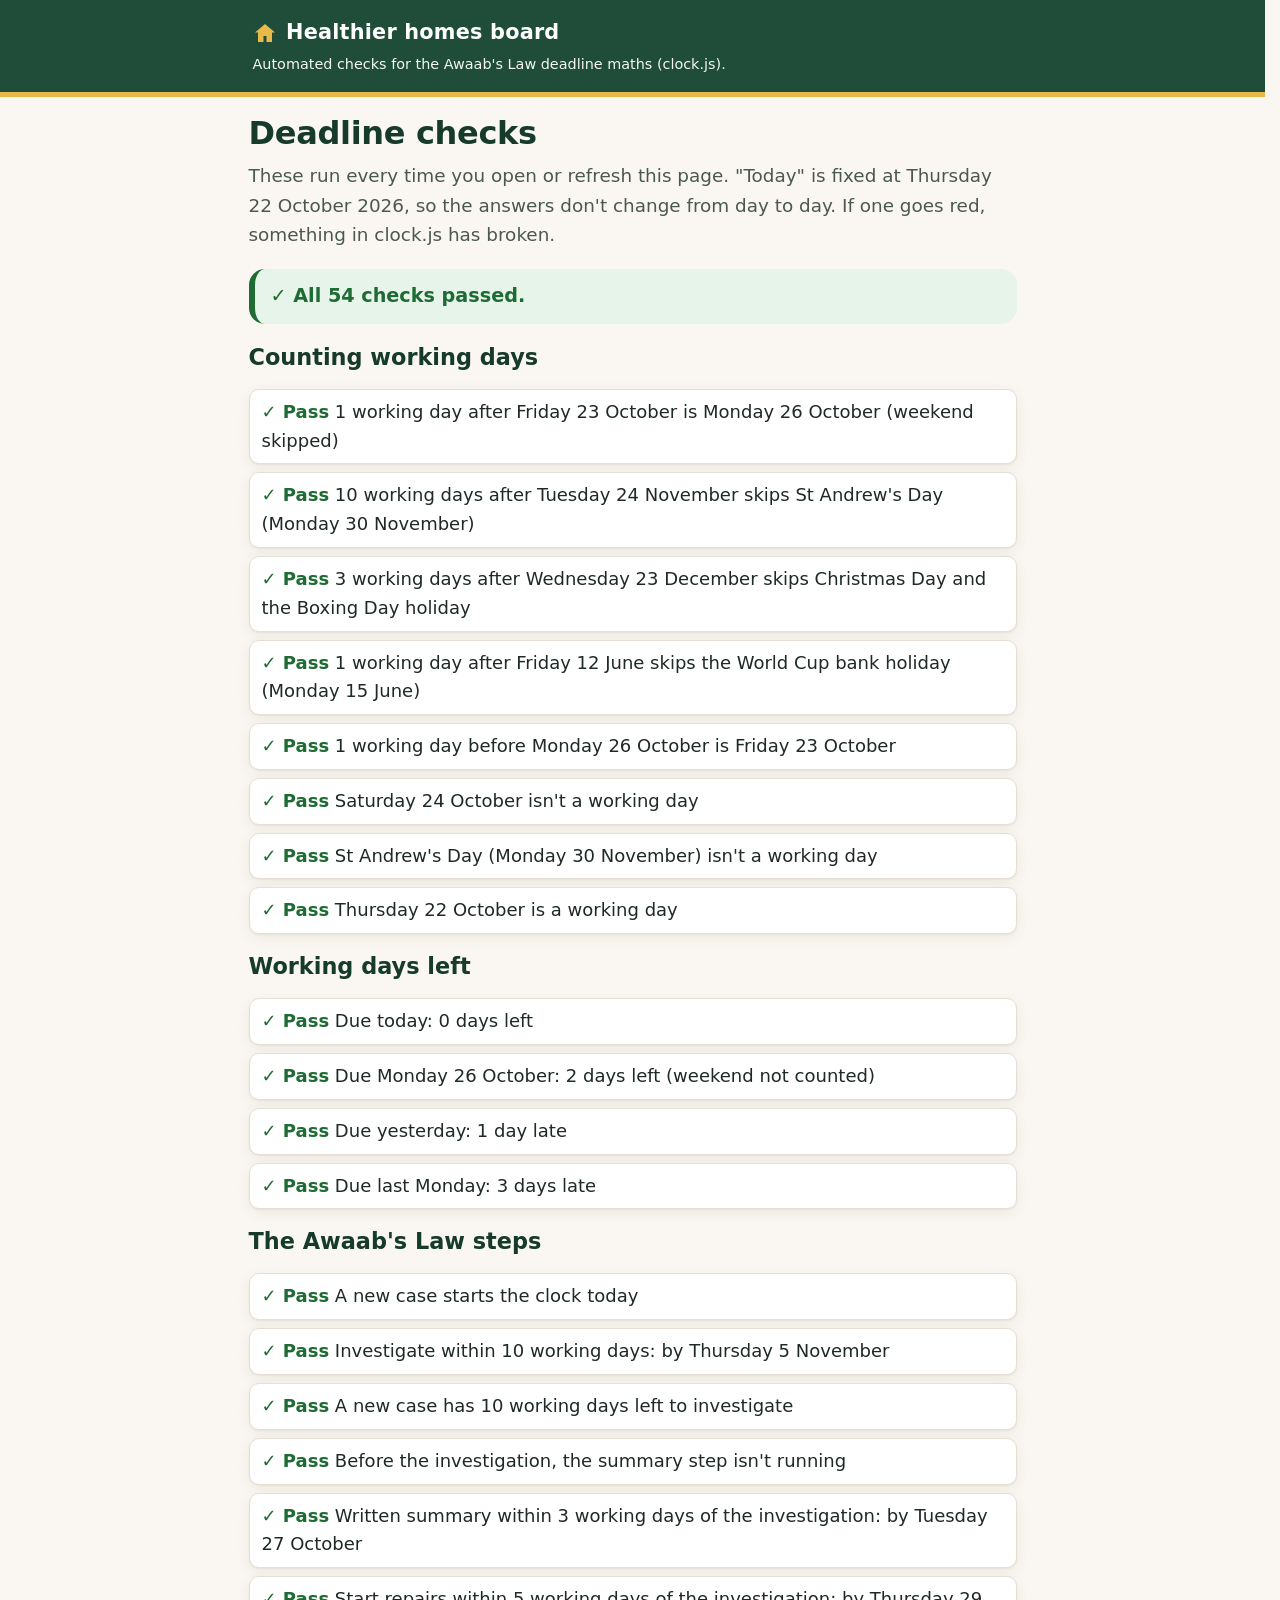
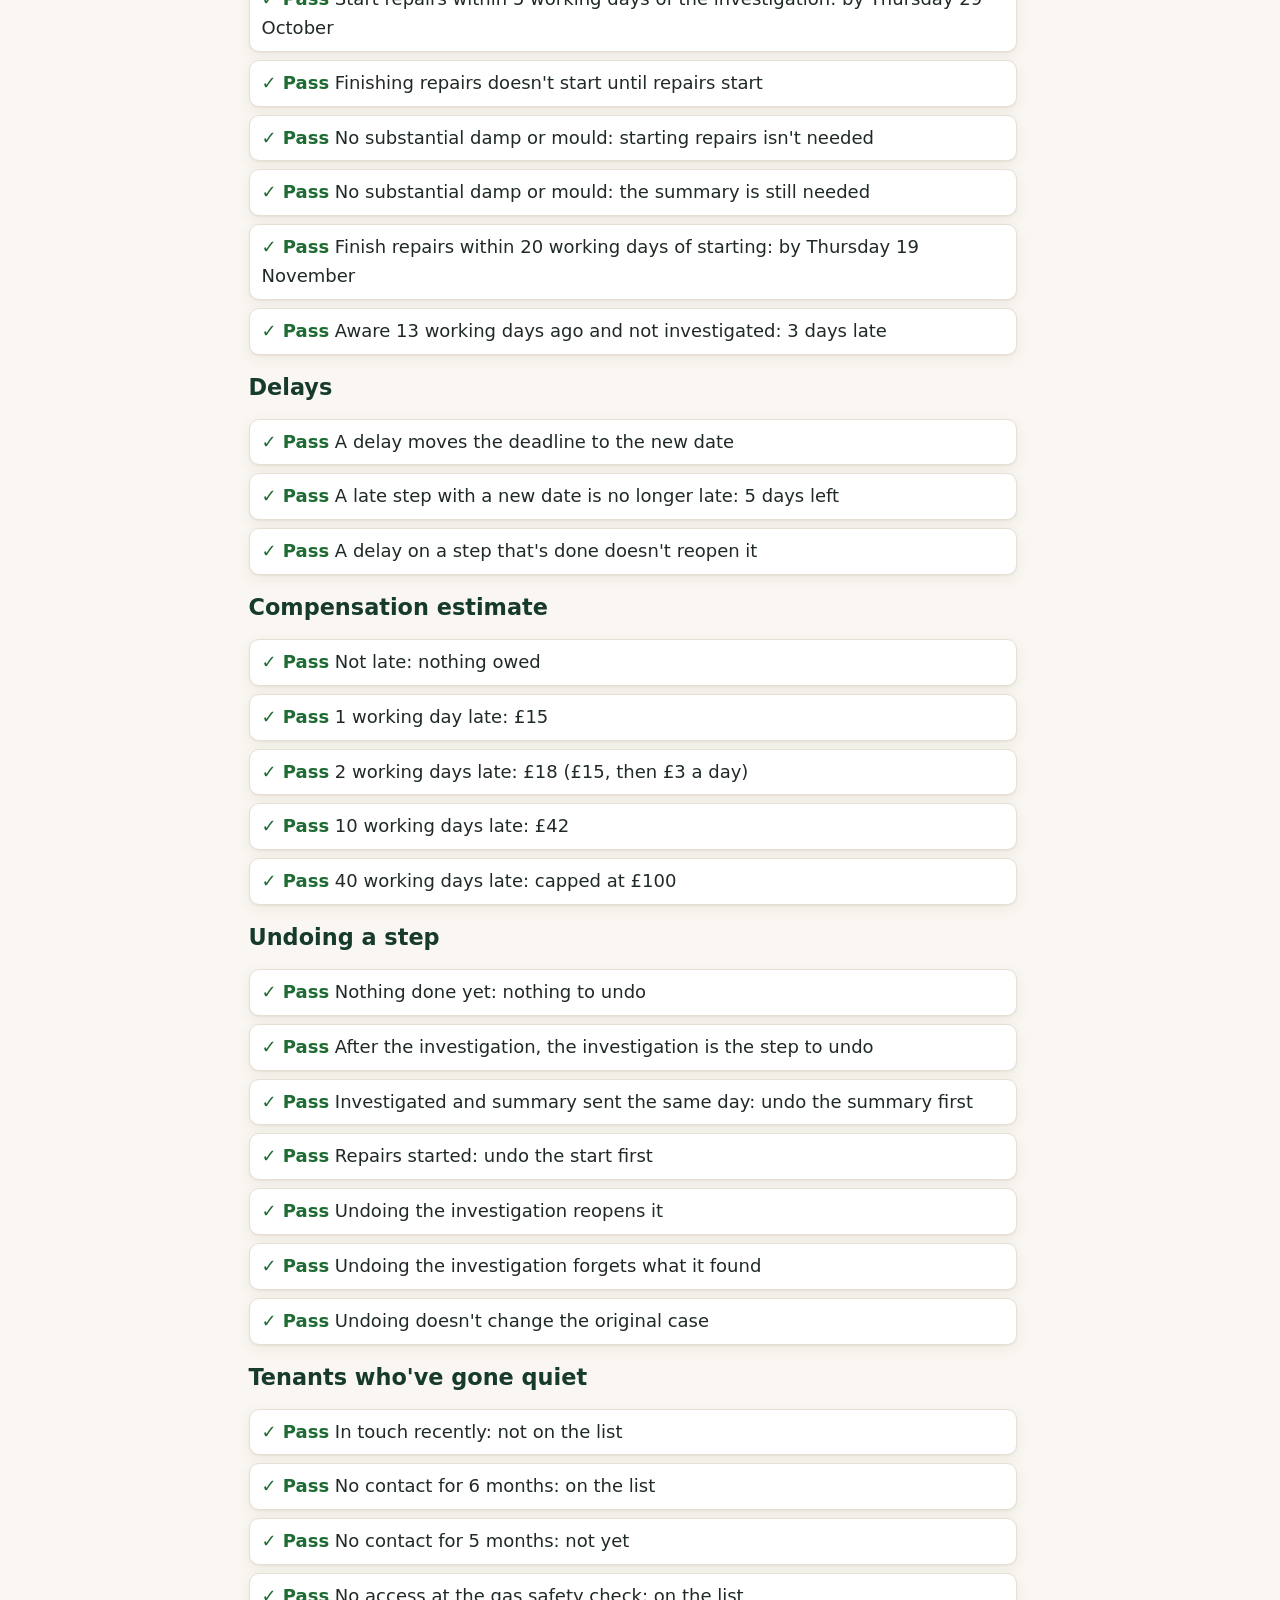
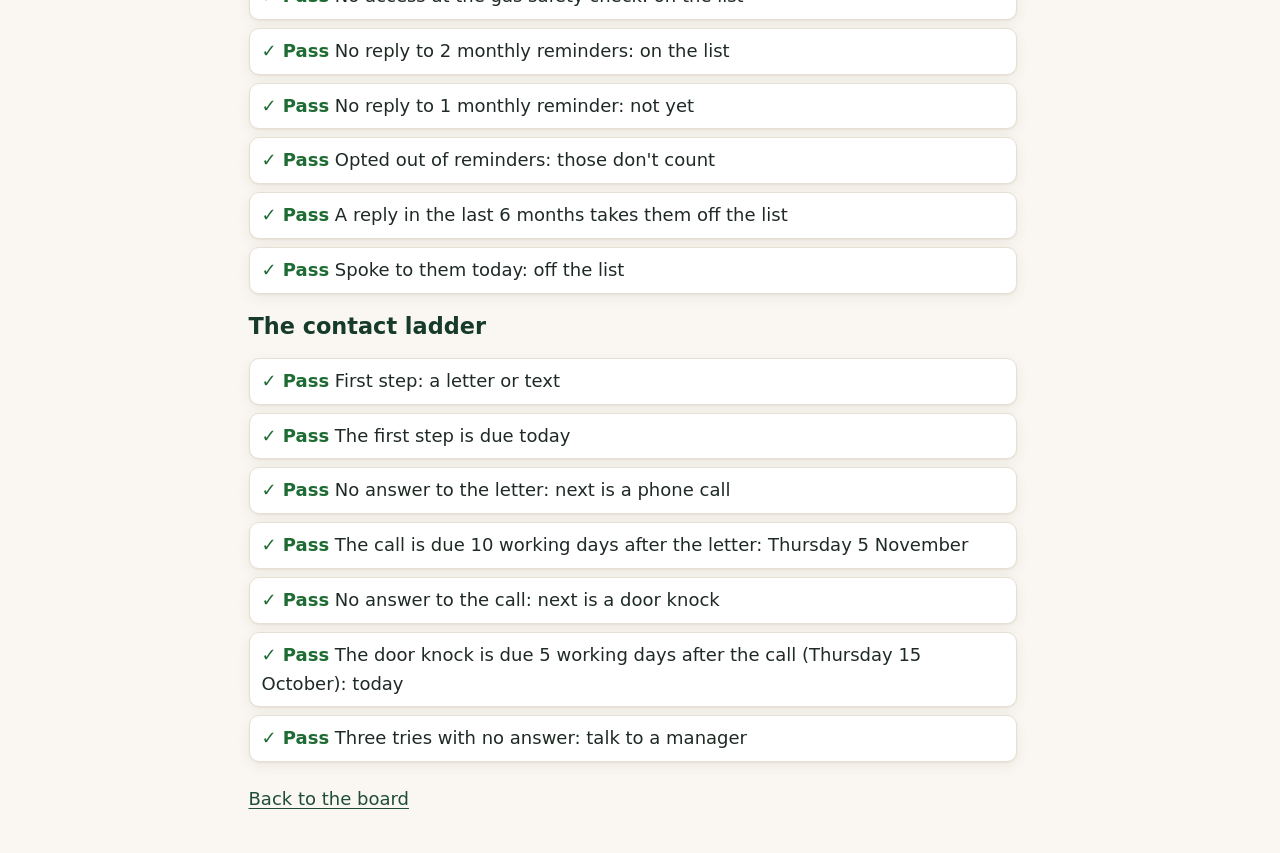
<file: src/tests.html>
<!doctype html>
<html lang="en-GB">
<head>
  <meta charset="utf-8">
  <meta name="viewport" content="width=device-width, initial-scale=1">
  <title>Deadline checks (prototype tests)</title>
  <link rel="stylesheet" href="styles.css">
  <link rel="stylesheet" href="theme.css">
  <style>
    .tests { max-width: 800px; margin: 0 auto; padding: 1rem; }
    .result-summary { font-size: 1.2rem; font-weight: 700; padding: 0.75rem 1rem; border-radius: var(--radius); }
    .result-summary.all-pass { background: var(--good-bg); color: var(--good); border-left: 6px solid var(--good); }
    .result-summary.some-fail { background: var(--high-bg); color: var(--high); border-left: 6px solid var(--high); }
    .checks { list-style: none; padding: 0; }
    .checks li { background: var(--surface); border: 1px solid var(--border); border-radius: var(--radius); padding: 0.5rem 0.75rem; margin-bottom: 0.5rem; }
    .pass { color: var(--good); font-weight: 700; }
    .fail { color: var(--high); font-weight: 700; }
    .detail { display: block; color: var(--text-muted); font-size: 0.9rem; }
  </style>
</head>
<body>
  <header class="site-header">
    <p class="service-name">Healthier homes board</p>
    <p class="banner">Automated checks for the Awaab's Law deadline maths (clock.js).</p>
  </header>

  <main class="tests">
    <h1>Deadline checks</h1>
    <p class="intro">These run every time you open or refresh this page. "Today" is fixed at Thursday 22 October 2026, so the answers don't change from day to day. If one goes red, something in clock.js has broken.</p>
    <p id="result" class="result-summary" role="status"></p>
    <div id="groups"></div>
    <p><a href="index.html">Back to the board</a></p>
  </main>

  <script src="data/bank-holidays.js"></script>
  <script src="clock.js"></script>
  <script src="quiet.js"></script>
  <script>
    (function () {
      const { isWorkingDay, addWorkingDays, toISO, fromISO, workingDaysFromToday, newCase, awaabSteps } = window.Clock;
      const today = fromISO("2026-10-22"); // a Thursday
      const groups = [];
      let current;

      function group(name) {
        current = { name, checks: [] };
        groups.push(current);
      }

      // One check: a plain-English description, what we got, and what we expected.
      function check(description, actual, expected) {
        current.checks.push({ description, actual, expected, pass: actual === expected });
      }

      const plus = (date, n) => toISO(addWorkingDays(fromISO(date), n));
      const left = (due) => workingDaysFromToday(fromISO(due), today);
      const step = (c, key) => awaabSteps(c, today).find((s) => s.key === key);
      const caseWith = (changes) => Object.assign(newCase(today), changes);

      group("Counting working days");
      check("1 working day after Friday 23 October is Monday 26 October (weekend skipped)", plus("2026-10-23", 1), "2026-10-26");
      check("10 working days after Tuesday 24 November skips St Andrew's Day (Monday 30 November)", plus("2026-11-24", 10), "2026-12-09");
      check("3 working days after Wednesday 23 December skips Christmas Day and the Boxing Day holiday", plus("2026-12-23", 3), "2026-12-30");
      check("1 working day after Friday 12 June skips the World Cup bank holiday (Monday 15 June)", plus("2026-06-12", 1), "2026-06-16");
      check("1 working day before Monday 26 October is Friday 23 October", plus("2026-10-26", -1), "2026-10-23");
      check("Saturday 24 October isn't a working day", isWorkingDay(fromISO("2026-10-24")), false);
      check("St Andrew's Day (Monday 30 November) isn't a working day", isWorkingDay(fromISO("2026-11-30")), false);
      check("Thursday 22 October is a working day", isWorkingDay(fromISO("2026-10-22")), true);

      group("Working days left");
      check("Due today: 0 days left", left("2026-10-22"), 0);
      check("Due Monday 26 October: 2 days left (weekend not counted)", left("2026-10-26"), 2);
      check("Due yesterday: 1 day late", left("2026-10-21"), -1);
      check("Due last Monday: 3 days late", left("2026-10-19"), -3);

      group("The Awaab's Law steps");
      const fresh = newCase(today);
      check("A new case starts the clock today", fresh.aware, "2026-10-22");
      check("Investigate within 10 working days: by Thursday 5 November", toISO(step(fresh, "investigate").due), "2026-11-05");
      check("A new case has 10 working days left to investigate", step(fresh, "investigate").daysLeft, 10);
      check("Before the investigation, the summary step isn't running", step(fresh, "summary").open, false);

      const found = caseWith({ investigated: "2026-10-22", substantial: true });
      check("Written summary within 3 working days of the investigation: by Tuesday 27 October", toISO(step(found, "summary").due), "2026-10-27");
      check("Start repairs within 5 working days of the investigation: by Thursday 29 October", toISO(step(found, "start").due), "2026-10-29");
      check("Finishing repairs doesn't start until repairs start", step(found, "finish").open, false);

      const noDamp = caseWith({ investigated: "2026-10-22", substantial: false });
      check("No substantial damp or mould: starting repairs isn't needed", step(noDamp, "start").notNeeded, true);
      check("No substantial damp or mould: the summary is still needed", step(noDamp, "summary").open, true);

      const started = caseWith({ investigated: "2026-10-15", substantial: true, summarySent: "2026-10-16", repairsStarted: "2026-10-22" });
      check("Finish repairs within 20 working days of starting: by Thursday 19 November", toISO(step(started, "finish").due), "2026-11-19");

      const late = caseWith({ aware: plus("2026-10-22", -13) });
      check("Aware 13 working days ago and not investigated: 3 days late", step(late, "investigate").daysLeft, -3);

      group("Delays");
      const delayed = caseWith({ aware: plus("2026-10-22", -13), delays: { investigate: { reason: "No access", newDate: "2026-10-29", interim: ["Monitoring"] } } });
      check("A delay moves the deadline to the new date", toISO(step(delayed, "investigate").due), "2026-10-29");
      check("A late step with a new date is no longer late: 5 days left", step(delayed, "investigate").daysLeft, 5);
      const delayedDone = caseWith({ investigated: "2026-10-22", delays: { investigate: { newDate: "2026-12-01" } } });
      check("A delay on a step that's done doesn't reopen it", step(delayedDone, "investigate").open, false);

      group("Compensation estimate");
      const { compensationEstimate, lastDoneStep, undoStep } = window.Clock;
      check("Not late: nothing owed", compensationEstimate(0), 0);
      check("1 working day late: £15", compensationEstimate(1), 15);
      check("2 working days late: £18 (£15, then £3 a day)", compensationEstimate(2), 18);
      check("10 working days late: £42", compensationEstimate(10), 42);
      check("40 working days late: capped at £100", compensationEstimate(40), 100);

      group("Undoing a step");
      check("Nothing done yet: nothing to undo", lastDoneStep(fresh), null);
      check("After the investigation, the investigation is the step to undo", lastDoneStep(found), "investigate");
      const sameDay = caseWith({ investigated: "2026-10-22", substantial: true, summarySent: "2026-10-22" });
      check("Investigated and summary sent the same day: undo the summary first", lastDoneStep(sameDay), "summary");
      check("Repairs started: undo the start first", lastDoneStep(started), "start");
      const undone = undoStep(found, "investigate");
      check("Undoing the investigation reopens it", step(undone, "investigate").open, true);
      check("Undoing the investigation forgets what it found", undone.substantial, null);
      check("Undoing doesn't change the original case", found.investigated, "2026-10-22");

      group("Tenants who've gone quiet");
      const Q = window.Quiet;
      const home = (changes) => Object.assign({ id: "T-1", monthsSinceContact: 1, gasNoAccess: false }, changes);
      const rounds = (n) => ({ rounds: Array.from({ length: n }, (_, i) => ({ date: "2026-0" + (i + 1) + "-01" })) });
      check("In touch recently: not on the list", Q.check(home({}), {}, null, {}, today), null);
      check("No contact for 6 months: on the list", !!Q.check(home({ monthsSinceContact: 6 }), {}, null, {}, today), true);
      check("No contact for 5 months: not yet", Q.check(home({ monthsSinceContact: 5 }), {}, null, {}, today), null);
      check("No access at the gas safety check: on the list", !!Q.check(home({ gasNoAccess: true }), {}, null, {}, today), true);
      check("No reply to 2 monthly reminders: on the list", !!Q.check(home({}), {}, rounds(2), {}, today), true);
      check("No reply to 1 monthly reminder: not yet", Q.check(home({}), {}, rounds(1), {}, today), null);
      check("Opted out of reminders: those don't count", Q.check(home({}), {}, rounds(3), { "T-1": "none" }, today), null);
      check("A reply in the last 6 months takes them off the list",
        Q.check(home({ monthsSinceContact: 9 }), { replies: [{ date: "2026-09-01" }] }, null, {}, today), null);
      check("Spoke to them today: off the list",
        Q.check(home({ monthsSinceContact: 9 }), { contacts: [{ date: "2026-10-22", method: "call", result: "spoke" }] }, null, {}, today), null);

      group("The contact ladder");
      const quiet = home({ monthsSinceContact: 9 });
      const first = Q.check(quiet, {}, null, {}, today);
      check("First step: a letter or text", first.method, "letter");
      check("The first step is due today", first.daysLeft, 0);
      const afterLetter = Q.check(quiet, { contacts: [{ date: "2026-10-22", method: "letter", result: "noAnswer" }] }, null, {}, today);
      check("No answer to the letter: next is a phone call", afterLetter.method, "call");
      check("The call is due 10 working days after the letter: Thursday 5 November", toISO(afterLetter.due), "2026-11-05");
      const afterCall = Q.check(quiet, { contacts: [
        { date: "2026-10-01", method: "letter", result: "noAnswer" },
        { date: "2026-10-15", method: "call", result: "noAnswer" }] }, null, {}, today);
      check("No answer to the call: next is a door knock", afterCall.method, "visit");
      check("The door knock is due 5 working days after the call (Thursday 15 October): today", afterCall.daysLeft, 0);
      const afterVisit = Q.check(quiet, { contacts: [
        { date: "2026-10-01", method: "letter", result: "noAnswer" },
        { date: "2026-10-08", method: "call", result: "noAnswer" },
        { date: "2026-10-15", method: "visit", result: "leftMessage" }] }, null, {}, today);
      check("Three tries with no answer: talk to a manager", afterVisit.escalate, true);

      // Show the results.
      const all = groups.flatMap((g) => g.checks);
      const failed = all.filter((c) => !c.pass).length;
      const result = document.getElementById("result");
      result.textContent = failed
        ? "✗ " + failed + " of " + all.length + " checks failed."
        : "✓ All " + all.length + " checks passed.";
      result.className = "result-summary " + (failed ? "some-fail" : "all-pass");

      document.getElementById("groups").innerHTML = groups.map((g) => (
        "<h2>" + g.name + "</h2><ul class=\"checks\">" + g.checks.map((c) => (
          "<li>" + (c.pass ? '<span class="pass">✓ Pass</span> ' : '<span class="fail">✗ Fail</span> ') + c.description +
          (c.pass ? "" : '<span class="detail">Expected ' + c.expected + ", got " + c.actual + "</span>") + "</li>"
        )).join("") + "</ul>"
      )).join("");
    })();
  </script>
</body>
</html>
</file>
<file: src/styles.css>
/* The look. Change colours and fonts here. */
:root {
  --font: system-ui, -apple-system, "Segoe UI", Roboto, Arial, sans-serif;
  --text: #1b1f24;
  --text-muted: #4a5260;
  --background: #f5f6f4;
  --surface: #ffffff;
  --border: #c8ccd2;
  --brand: #1f5f5b;
  --brand-text: #ffffff;
  --focus: #ffbf47;
  --high: #a4161a;
  --high-bg: #fbe9e9;
  --medium: #8a4b00;
  --medium-bg: #fff3dc;
  --low: #1d4f91;
  --low-bg: #e8f0fb;
  --none: #4a5260;
  --none-bg: #eef0f2;
  --good: #1e6b33;
  --good-bg: #e6f4ea;
  --radius: 6px;
}

* { box-sizing: border-box; }

body {
  margin: 0;
  font-family: var(--font);
  font-size: 1rem;
  line-height: 1.5;
  color: var(--text);
  background: var(--background);
}

h1, h2, h3 { line-height: 1.25; margin: 0 0 0.5rem; }
h1 { font-size: 1.6rem; }
h2 { font-size: 1.3rem; }
h3 { font-size: 1.05rem; margin-top: 1.25rem; }

:focus-visible {
  outline: 3px solid var(--focus);
  outline-offset: 2px;
  box-shadow: 0 0 0 5px var(--text);
}

.skip-link {
  position: absolute;
  left: -9999px;
}
.skip-link:focus {
  left: 1rem;
  top: 1rem;
  background: var(--focus);
  color: var(--text);
  padding: 0.5rem 1rem;
  z-index: 10;
}

.site-header {
  background: var(--brand);
  color: var(--brand-text);
  padding: 0.75rem 1rem;
}
.service-name { margin: 0; font-weight: 700; font-size: 1.15rem; }
.banner { margin: 0.25rem 0 0; font-size: 0.9rem; }

.layout {
  display: grid;
  gap: 1rem;
  padding: 1rem;
  max-width: 1200px;
  margin: 0 auto;
}
/* Stop long content (like a wide dropdown) stretching the page on a phone. */
.layout > * { min-width: 0; }
select { max-width: 100%; text-overflow: ellipsis; }

@media (min-width: 900px) {
  .layout { grid-template-columns: minmax(0, 1fr) minmax(0, 1fr); align-items: start; }
  .detail-panel { position: sticky; top: 1rem; max-height: calc(100vh - 2rem); overflow-y: auto; }
}

.intro { color: var(--text-muted); margin-top: 0; }

.filters {
  display: flex;
  flex-wrap: wrap;
  gap: 0.75rem;
  margin: 1rem 0 0.5rem;
}
.field { display: flex; flex-direction: column; gap: 0.25rem; flex: 1 1 12rem; }
label, legend { font-weight: 600; }

select, input[type="search"], textarea {
  font: inherit;
  padding: 0.5rem;
  border: 2px solid var(--text-muted);
  border-radius: var(--radius);
  background: var(--surface);
  color: var(--text);
  width: 100%;
}

.summary { font-size: 0.95rem; color: var(--text-muted); }

.home-list { list-style: none; margin: 0; padding: 0; display: grid; gap: 0.5rem; }

.home-card {
  display: block;
  width: 100%;
  text-align: left;
  font: inherit;
  color: inherit;
  background: var(--surface);
  border: 1px solid var(--border);
  border-left: 6px solid var(--none);
  border-radius: var(--radius);
  padding: 0.75rem;
  cursor: pointer;
}
.home-card:hover { border-color: var(--text-muted); }
.home-card[aria-current="true"] { box-shadow: 0 0 0 2px var(--brand); }
.home-card.level-high { border-left-color: var(--high); }
.home-card.level-medium { border-left-color: var(--medium); }
.home-card.level-low { border-left-color: var(--low); }
.home-card.is-dismissed { opacity: 0.8; border-left-style: dashed; }

.card-top { display: flex; justify-content: space-between; gap: 0.5rem; flex-wrap: wrap; align-items: baseline; }
.card-address { font-weight: 700; }
.card-ref { color: var(--text-muted); font-size: 0.9rem; }
.card-reasons { margin: 0.35rem 0 0; font-size: 0.95rem; color: var(--text-muted); }

.badge {
  display: inline-block;
  font-weight: 700;
  font-size: 0.9rem;
  padding: 0.1rem 0.5rem;
  border-radius: 999px;
  white-space: nowrap;
}
.badge.level-high { color: var(--high); background: var(--high-bg); }
.badge.level-medium { color: var(--medium); background: var(--medium-bg); }
.badge.level-low { color: var(--low); background: var(--low-bg); }
.badge.level-none { color: var(--none); background: var(--none-bg); }
.badge.status { color: var(--good); background: var(--good-bg); margin-left: 0.25rem; }
.badge.reply { color: var(--medium); background: var(--medium-bg); margin-left: 0.25rem; }

.detail-panel {
  background: var(--surface);
  border: 1px solid var(--border);
  border-radius: var(--radius);
  padding: 1rem;
}
.detail-panel h2:focus { outline: none; }
.detail-panel h2:focus-visible { outline: 3px solid var(--focus); }

.reasons { padding-left: 1.25rem; margin: 0.25rem 0; }
.facts { display: grid; grid-template-columns: max-content 1fr; gap: 0.25rem 1rem; margin: 0; }
.facts dt { font-weight: 600; }
.facts dd { margin: 0; }
.note { color: var(--text-muted); font-size: 0.95rem; }

fieldset { border: 0; padding: 0; margin: 0.5rem 0; }
.radio { display: flex; gap: 0.5rem; align-items: flex-start; margin: 0.35rem 0; font-weight: 400; }
.radio input, .check input { width: 1.25rem; height: 1.25rem; margin-top: 0.15rem; flex: none; }
.radio small { display: block; color: var(--text-muted); }
.check { display: flex; gap: 0.5rem; align-items: flex-start; margin: 0.75rem 0; font-weight: 400; }

.button {
  font: inherit;
  font-weight: 700;
  padding: 0.6rem 1rem;
  border-radius: var(--radius);
  border: 2px solid var(--brand);
  background: var(--brand);
  color: var(--brand-text);
  cursor: pointer;
}
.button.secondary { background: var(--surface); color: var(--brand); }

.error { color: var(--high); font-weight: 600; margin: 0.25rem 0; }
.success {
  background: var(--good-bg);
  color: var(--good);
  border-left: 4px solid var(--good);
  padding: 0.5rem 0.75rem;
  margin: 0.75rem 0;
}

details { margin: 0.75rem 0; }
summary { cursor: pointer; color: var(--brand); font-weight: 600; }
.letter {
  border: 1px dashed var(--text-muted);
  padding: 0.75rem;
  margin-top: 0.5rem;
  background: var(--background);
}
.letter ul { list-style: none; padding: 0; }
/* The empty box is decoration: the "/ ''" stops screen readers reading out "ballot box". */
.letter li::before { content: "☐ "; content: "☐ " / ""; }
.letter.reply-received li::before { content: "☑ "; }

.history { padding-left: 1.25rem; }

/* The Awaab's Law clock */
.card-clock { display: block; margin-top: 0.35rem; }
.badge.awaab { color: var(--brand); background: #e3f1ef; white-space: normal; border-radius: var(--radius); }
.badge.awaab.is-late { color: var(--high); background: var(--high-bg); }
.clock {
  border: 2px solid var(--brand);
  border-radius: var(--radius);
  padding: 0.75rem;
  margin: 0.75rem 0;
}
.clock h3 { margin-top: 0; }
.clock-steps { padding-left: 1.25rem; margin: 0.5rem 0; }
.clock-steps li { margin-bottom: 0.5rem; }
.clock-done { color: var(--good); font-weight: 600; }
.clock-due { font-weight: 600; }
.clock-late { color: var(--high); font-weight: 700; }
.delay { border-top: 1px solid var(--border); padding-top: 0.5rem; }
.delay .field { margin-bottom: 0.75rem; }
input[type="date"] {
  font: inherit;
  padding: 0.5rem;
  border: 2px solid var(--text-muted);
  border-radius: var(--radius);
  background: var(--surface);
  color: var(--text);
}
.warning {
  background: var(--high-bg);
  color: var(--high);
  border-left: 4px solid var(--high);
  padding: 0.5rem 0.75rem;
}
.divider { border: 0; border-top: 1px solid var(--border); margin: 1.25rem 0; }

/* The tenant's page */
.tenant-page { max-width: 40rem; margin: 0 auto; padding: 1rem; }
.tenant-page .field { margin: 1.25rem 0; }
.tenant-page fieldset { margin: 1.25rem 0; }
.tenant-page .note { margin: 0; }
input[type="text"] {
  font: inherit;
  padding: 0.5rem;
  border: 2px solid var(--text-muted);
  border-radius: var(--radius);
  background: var(--surface);
  color: var(--text);
}
input.short { max-width: 10rem; }
.error-summary {
  border: 4px solid var(--high);
  padding: 0.75rem 1rem;
  margin: 1rem 0;
  background: var(--surface);
}
.error-summary h2 { color: var(--high); }
.error-summary a { color: var(--high); font-weight: 600; }
.header-link { margin: 0.25rem 0 0; font-size: 0.9rem; }
.header-link a { color: var(--brand-text); }
.tenant-note { margin: 0.25rem 0; }
.tenant-nav { display: flex; flex-wrap: wrap; gap: 0.25rem 1.25rem; margin-bottom: 1rem; }
.tenant-nav a { color: var(--brand); font-weight: 600; padding: 0.25rem 0; }
.tenant-nav a[aria-current="page"] { color: var(--text); text-decoration: none; border-bottom: 3px solid var(--brand); }
.conditional { border-left: 4px solid var(--border); padding-left: 1rem; margin: 0.5rem 0 1rem; }
.check.consent { background: var(--background); padding: 0.5rem; border-radius: var(--radius); }
#check-result:focus { outline: none; }
/* The map, cold snap and sensors */
.map-page { max-width: 960px; margin: 0 auto; padding: 1rem; }
.map-wrap { background: var(--surface); border: 1px solid var(--border); border-radius: var(--radius); padding: 0.5rem; margin: 1rem 0; }
.map-svg { display: block; width: 100%; height: auto; }
.map-area { fill: var(--background); stroke: var(--border); stroke-width: 2; }
.map-area-name { font: 700 18px var(--font); fill: var(--text); }
.map-street { stroke: var(--control-border, #6b766f); stroke-width: 6; stroke-linecap: round; opacity: 0.35; }
.map-street-name { font: 13px var(--font); fill: var(--text-muted); }
.map-num { font: 11px var(--font); fill: var(--text-muted); }
.mk { stroke: #ffffff; stroke-width: 2; }
.mk-high { fill: var(--high); }
.mk-medium, .mk-check { fill: var(--medium); }
.mk-low { fill: var(--low); }
.mk-none { fill: var(--none); }
.mk-ring { fill: none; stroke: var(--brand); stroke-width: 3; }
.mk-sensor { fill: var(--brand); }
.map-svg a:focus-visible { outline: none; }
.map-svg a:focus-visible .mk { stroke: var(--text); stroke-width: 4; }
.map-legend { list-style: none; padding: 0; display: flex; flex-wrap: wrap; gap: 0.5rem 1.25rem; }
.map-legend li { display: flex; align-items: center; gap: 0.4rem; }
.cold-banner { border-left: 5px solid var(--low); background: var(--low-bg); }
.sensor-flag { color: var(--high); font-weight: 600; }

/* The manager summary */
.manager { max-width: 960px; margin: 0 auto; padding: 1rem; }
.manager section { margin-top: 1.75rem; }
.tiles { list-style: none; padding: 0; margin: 1rem 0; display: grid; gap: 0.75rem; grid-template-columns: repeat(auto-fill, minmax(10rem, 1fr)); }
.tile { background: var(--surface); border: 1px solid var(--border); border-radius: var(--radius); padding: 0.75rem 1rem; border-top: 5px solid var(--none); }
.tile-n { display: block; font-size: 2rem; font-weight: 700; line-height: 1.1; }
.tile.tone-high { border-top-color: var(--high); }
.tile.tone-medium, .tile.tone-check { border-top-color: var(--medium); }
.tile.tone-low { border-top-color: var(--low); }
.figures { padding-left: 1.25rem; }
.summary-letter textarea { font-family: inherit; line-height: 1.5; }
.know { margin-top: 1.5rem; }
.outcome { margin-top: 1rem; }

img.photo { display: block; max-width: 100%; max-height: 20rem; margin: 0.5rem 0; border-radius: var(--radius); }
input[type="file"] { font: inherit; max-width: 100%; }
</file>
<file: src/reminders.css>
/* The monthly reminders page, and the page links shared with the board. */
.page-nav {
  display: flex;
  flex-wrap: wrap;
  gap: 0.25rem 1.25rem;
  padding: 0.5rem 1rem;
  background: var(--surface);
  border-bottom: 1px solid var(--border);
}
.page-nav a { color: var(--brand); font-weight: 600; padding: 0.25rem 0; }
.page-nav a[aria-current="page"] { color: var(--text); text-decoration: none; border-bottom: 3px solid var(--brand); }

.reminders { max-width: 960px; margin: 0 auto; padding: 1rem; }
.reminders section { margin-top: 1.5rem; }
.field.narrow { max-width: 20rem; }
.next-send { font-weight: 700; font-size: 1.1rem; }
.counts { padding-left: 1.25rem; }

.table-wrap { overflow-x: auto; margin-top: 0.5rem; }
table { border-collapse: collapse; width: 100%; background: var(--surface); }
th, td { text-align: left; padding: 0.4rem 0.6rem; border-bottom: 1px solid var(--border); vertical-align: top; }
.channel { font-weight: 600; }
.channel-none { color: var(--text-muted); }

.previews { display: grid; gap: 1rem; }
@media (min-width: 760px) { .previews { grid-template-columns: 1fr 1fr; } }
.preview h3 { margin-top: 0; }
.email {
  background: var(--surface);
  border: 1px solid var(--border);
  border-radius: var(--radius);
  padding: 0.75rem 1rem;
}
.email-subject { border-bottom: 1px solid var(--border); padding-bottom: 0.5rem; }
.email-button {
  display: inline-block;
  background: var(--brand);
  color: var(--brand-text);
  font-weight: 700;
  padding: 0.5rem 1rem;
  border-radius: var(--radius);
  text-decoration: none;
}

.visually-hidden {
  position: absolute;
  width: 1px;
  height: 1px;
  overflow: hidden;
  clip: rect(0 0 0 0);
  white-space: nowrap;
}
</file>
<file: src/theme.css>
/* The look and feel: warm and friendly. Loads after styles.css on every page.
   Change the colours, corners and type here. Every text colour meets at least 4.5:1 contrast
   on its background; borders on form fields meet at least 3:1. Remove this file's <link> to undo. */
:root {
  --font: ui-rounded, "SF Pro Rounded", "Segoe UI", system-ui, -apple-system, Roboto, Arial, sans-serif;
  --text: #1f2a24;
  --text-muted: #4b5850;
  --background: #faf7f2;
  --surface: #ffffff;
  --surface-warm: #fdfbf7;
  --border: #e6dfd3;
  --control-border: #6b766f;
  --brand: #1f4d3a;
  --brand-dark: #163a2b;
  --brand-tint: #eaf3ee;
  --brand-text: #ffffff;
  --accent: #e9b949;
  --focus: #ffbf47;
  --high: #a4161a;
  --high-bg: #fdecea;
  --medium: #8a4b00;
  --medium-bg: #fff1d6;
  --low: #1d4f91;
  --low-bg: #e8f0fb;
  --none: #4b5850;
  --none-bg: #f0ede7;
  --good: #1e6b33;
  --good-bg: #e6f4ea;
  --radius: 16px;
  --radius-small: 10px;
  --shadow: 0 1px 2px rgba(70, 50, 20, 0.06), 0 4px 14px rgba(70, 50, 20, 0.07);
  --shadow-raised: 0 2px 4px rgba(70, 50, 20, 0.08), 0 10px 24px rgba(70, 50, 20, 0.1);
}

/* Keep room for the scrollbar on every page, so switching pages doesn't shift things sideways. */
html { scrollbar-gutter: stable; }

/* ---------- Type ---------- */
body { font-size: 1.125rem; line-height: 1.6; }
h1 { font-size: 2rem; letter-spacing: -0.01em; color: var(--brand-dark); }
h2 { font-size: 1.4rem; color: var(--brand-dark); }
h3 { font-size: 1.15rem; }
a { color: var(--brand); text-underline-offset: 0.15em; text-decoration-thickness: 1px; }
a:hover { text-decoration-thickness: 3px; }
.intro { font-size: 1.15rem; }

/* Readable line length on big screens: about 70 characters at most. */
.intro, .reminders > p, .reminders section > p, .tests > p { max-width: 70ch; }

/* Links that stand on their own (like "Back to the board" and the error summary's links)
   get a taller tap area: at least 24 pixels, so they're easy to hit on a phone. */
main p > a:only-child, .error-summary a, .back-link {
  display: inline-block;
  padding-top: 0.3rem;
  padding-bottom: 0.3rem;
}

/* ---------- Header and page links ---------- */
.site-header {
  padding: 1rem 1.25rem;
  border-bottom: 5px solid var(--accent);
}
.service-name {
  display: flex;
  align-items: center;
  gap: 0.6rem;
  font-size: 1.3rem;
  letter-spacing: 0.01em;
}
/* A small house, drawn in CSS, so it's decoration only. */
.service-name::before {
  content: "";
  flex: none;
  width: 1.5rem;
  height: 1.5rem;
  background: var(--accent);
  -webkit-mask: url("data:image/svg+xml,%3Csvg xmlns='http://www.w3.org/2000/svg' viewBox='0 0 24 24'%3E%3Cpath d='M12 3 2 11.5h3V21h5.5v-6h3v6H19v-9.5h3z'/%3E%3C/svg%3E") center / contain no-repeat;
  mask: url("data:image/svg+xml,%3Csvg xmlns='http://www.w3.org/2000/svg' viewBox='0 0 24 24'%3E%3Cpath d='M12 3 2 11.5h3V21h5.5v-6h3v6H19v-9.5h3z'/%3E%3C/svg%3E") center / contain no-repeat;
}
.banner { opacity: 0.95; }
.header-link a { color: var(--brand-text); font-weight: 600; }

.page-nav {
  gap: 0.5rem;
  padding: 0.6rem 1.25rem;
  background: var(--surface-warm);
  border-bottom: 1px solid var(--border);
}
.page-nav a {
  padding: 0.35rem 0.9rem;
  border-radius: 999px;
  text-decoration: none;
  color: var(--brand);
}
.page-nav a:hover { background: var(--brand-tint); }
/* The link to the tenant's view sits at the end, marked as opening a new tab. */
.page-nav .nav-external { margin-left: auto; }
.page-nav .nav-external::after { content: "\00a0↗"; content: "\00a0↗" / ""; }
.page-nav a[aria-current="page"] {
  background: var(--brand);
  color: var(--brand-text);
  border-bottom: 0;
}

/* ---------- Layout ---------- */
.layout { gap: 1.5rem; padding: 1.5rem 1.25rem; }
@media (min-width: 900px) {
  .detail-panel { top: 1.25rem; max-height: calc(100vh - 2.5rem); }
}

/* ---------- Form fields ---------- */
select, input[type="search"], input[type="text"], input[type="date"], textarea {
  padding: 0.6rem 0.75rem;
  border: 2px solid var(--control-border);
  border-radius: var(--radius-small);
  background: var(--surface);
}
select:hover, input[type="search"]:hover, input[type="text"]:hover, input[type="date"]:hover, textarea:hover {
  border-color: var(--brand);
}
/* Dropdowns: the same height as the other fields, room for the text, and a clear arrow. */
select, input[type="search"], input[type="text"], input[type="date"] { min-height: 3rem; line-height: 1.4; }
select {
  -webkit-appearance: none;
  appearance: none;
  padding: 0.6rem 2.75rem 0.6rem 0.85rem;
  background-image: url("data:image/svg+xml,%3Csvg xmlns='http://www.w3.org/2000/svg' viewBox='0 0 16 16'%3E%3Cpath d='M3 6l5 5 5-5' fill='none' stroke='%231f4d3a' stroke-width='2.2' stroke-linecap='round' stroke-linejoin='round'/%3E%3C/svg%3E");
  background-repeat: no-repeat;
  background-position: right 0.85rem center;
  background-size: 1rem;
  cursor: pointer;
}
input[type="checkbox"], input[type="radio"] { accent-color: var(--brand); }
.radio input, .check input { width: 1.4rem; height: 1.4rem; }
.radio, .check { padding: 0.15rem 0; }
label, legend { color: var(--text); }

/* ---------- The list of homes ---------- */
.summary {
  background: var(--surface);
  border-radius: var(--radius-small);
  padding: 0.5rem 0.85rem;
  box-shadow: var(--shadow);
}
.home-list { gap: 0.75rem; }
.home-card {
  border: 1px solid var(--border);
  border-radius: var(--radius);
  padding: 1rem 1rem 1rem 1.4rem;
  box-shadow: var(--shadow), inset 6px 0 0 var(--none);
  transition: box-shadow 0.15s ease, transform 0.15s ease;
}
/* The coloured stripe is a backup: every card also says its risk in words. */
.home-card.level-high { box-shadow: var(--shadow), inset 6px 0 0 var(--high); }
.home-card.level-medium { box-shadow: var(--shadow), inset 6px 0 0 var(--medium); }
.home-card.level-low { box-shadow: var(--shadow), inset 6px 0 0 var(--low); }
.home-card:hover { border-color: var(--border); transform: translateY(-1px); }
.home-card.level-high:hover { box-shadow: var(--shadow-raised), inset 6px 0 0 var(--high); }
.home-card.level-medium:hover { box-shadow: var(--shadow-raised), inset 6px 0 0 var(--medium); }
.home-card.level-low:hover { box-shadow: var(--shadow-raised), inset 6px 0 0 var(--low); }
.home-card.level-none:hover { box-shadow: var(--shadow-raised), inset 6px 0 0 var(--none); }
/* Tenants who've gone quiet: a nudge above the list, a label on the card, and the contact ladder. */
.quiet-banner {
  display: flex;
  flex-wrap: wrap;
  align-items: center;
  justify-content: space-between;
  gap: 0.75rem 1rem;
  margin: 0.75rem 0;
  padding: 0.85rem 1rem;
  background: var(--low-bg);
  border-left: 6px solid var(--low);
  border-radius: var(--radius-small);
}
.quiet-banner[hidden] { display: none; }
.quiet-banner p { margin: 0; flex: 1 1 16rem; font-weight: 600; color: var(--low); }
.badge.quiet { color: var(--low); background: var(--low-bg); white-space: normal; border-radius: var(--radius-small); }
.badge.quiet.is-late { color: var(--high); background: var(--high-bg); }
.quiet-box {
  border: 2px solid var(--low);
  border-radius: var(--radius);
  background: linear-gradient(var(--low-bg), var(--surface) 4rem);
  padding: 1rem 1.25rem;
  margin: 0.75rem 0;
}
.detail-panel .quiet-box h3 { margin-top: 0; padding-top: 0; border-top: 0; }
.quiet-box form { border-top: 1px solid var(--border); margin-top: 1rem; padding-top: 1rem; }
.quiet-box .field { margin-bottom: 0.75rem; }

/* A new report waiting for a check: amber, with "New report: check today" in words. */
.badge.level-check { color: var(--medium); background: var(--medium-bg); }
.home-card.level-check { box-shadow: var(--shadow), inset 6px 0 0 var(--medium); }
.home-card.level-check:hover { box-shadow: var(--shadow-raised), inset 6px 0 0 var(--medium); }
.home-card.level-check:focus-visible { box-shadow: 0 0 0 7px var(--text), inset 6px 0 0 var(--medium); }
.home-card[aria-current="true"] { outline: 3px solid var(--brand); outline-offset: 2px; }
/* Focus: yellow ring with a dark halo, so it stands out on white and cream (the card shadows
   would otherwise hide the halo from styles.css). */
.home-card:focus-visible { outline: 3px solid var(--focus); outline-offset: 2px; }
.home-card.level-high:focus-visible { box-shadow: 0 0 0 7px var(--text), inset 6px 0 0 var(--high); }
.home-card.level-medium:focus-visible { box-shadow: 0 0 0 7px var(--text), inset 6px 0 0 var(--medium); }
.home-card.level-low:focus-visible { box-shadow: 0 0 0 7px var(--text), inset 6px 0 0 var(--low); }
.home-card.level-none:focus-visible { box-shadow: 0 0 0 7px var(--text), inset 6px 0 0 var(--none); }
.home-card.is-dismissed { opacity: 0.85; border-style: dashed; }
.card-address { font-size: 1.1rem; color: var(--brand-dark); }
.card-clock { margin-top: 0.5rem; }
.card-reasons { display: block; margin-top: 0.5rem; }

/* ---------- Badges ---------- */
.badge {
  font-size: 0.875rem;
  padding: 0.2rem 0.7rem;
  letter-spacing: 0.01em;
}
.badge.awaab { background: var(--brand-tint); border-radius: var(--radius-small); }

/* ---------- Panels ---------- */
.detail-panel {
  border: 1px solid var(--border);
  border-radius: var(--radius);
  padding: 1.5rem;
  box-shadow: var(--shadow);
}
.detail-panel h2 { font-size: 1.6rem; }
/* Every section of a home's details starts with the same soft line and space, so the long
   panel is easy to scan. (This replaces the few dividers that were there before.) */
.detail-panel h3:not(.clock h3):not(.quiet-box h3) {
  margin-top: 1.75rem;
  padding-top: 1.5rem;
  border-top: 1px solid var(--border);
}
.detail-panel .divider { display: none; }
.back-link { font-size: 1rem; }
.divider { border-top-color: var(--border); margin: 1.5rem 0; }
.facts { gap: 0.35rem 1.25rem; }

.clock {
  border: 2px solid var(--brand);
  border-radius: var(--radius);
  background: linear-gradient(var(--brand-tint), var(--surface) 4rem);
  padding: 1rem 1.25rem;
}
.clock-steps li { margin-bottom: 0.75rem; }

/* ---------- Buttons ---------- */
.button {
  border-radius: 999px;
  padding: 0.7rem 1.5rem;
  box-shadow: 0 2px 0 var(--brand-dark);
  transition: background-color 0.15s ease, transform 0.1s ease;
}
.button:hover { background: var(--brand-dark); border-color: var(--brand-dark); }
.button:active { transform: translateY(1px); box-shadow: none; }
.button.secondary { box-shadow: none; }
.button:focus-visible, .button.secondary:focus-visible { box-shadow: 0 0 0 5px var(--text); }
.button.secondary:hover { background: var(--brand-tint); color: var(--brand-dark); }

/* ---------- Messages ---------- */
.success, .warning {
  border-radius: var(--radius-small);
  border-left-width: 6px;
  padding: 0.75rem 1rem;
}
.error-summary { border-radius: var(--radius-small); }
/* No bullets: the taller tap areas on the links pushed the bullets to the bottom line. */
.error-summary ul { list-style: none; padding-left: 0; margin: 0.5rem 0 0; }
.error-summary li { margin: 0.15rem 0; }

/* ---------- Letters, emails and details ---------- */
summary { padding: 0.25rem 0; }
.letter {
  background: var(--surface-warm);
  border: 2px dashed var(--control-border);
  border-radius: var(--radius-small);
  padding: 1rem 1.25rem;
}
.email { border-radius: var(--radius); box-shadow: var(--shadow); }
.email-button { border-radius: 999px; padding: 0.6rem 1.3rem; }

/* ---------- Monthly reminders ---------- */
.reminders { padding: 1.5rem 1.25rem; }
.reminders section {
  background: var(--surface);
  border: 1px solid var(--border);
  border-radius: var(--radius);
  padding: 1.25rem 1.5rem;
  box-shadow: var(--shadow);
}
.next-send {
  display: inline-block;
  background: var(--brand-tint);
  color: var(--brand-dark);
  border-radius: var(--radius-small);
  padding: 0.5rem 0.9rem;
}
.table-wrap { border: 1px solid var(--border); border-radius: var(--radius-small); }
th { background: var(--surface-warm); }

/* ---------- Manager summary ---------- */
/* Same width and edges as the other officer pages, so nothing jumps when switching tabs. */
.manager { max-width: var(--page-max); margin: 0 auto; padding: 1.5rem 1.25rem; }
.manager > p { max-width: 70ch; }
.manager section {
  background: var(--surface);
  border: 1px solid var(--border);
  border-radius: var(--radius);
  padding: 1.25rem 1.5rem;
  box-shadow: var(--shadow);
  margin-top: 1.5rem;
}
.manager section h2 { margin-top: 0; }
.manager section > p { max-width: 70ch; }
.tiles { gap: 1rem; grid-template-columns: repeat(auto-fit, minmax(9rem, 1fr)); }
.tile { box-shadow: var(--shadow); padding: 1rem 1.25rem; }
.tile-n { margin-bottom: 0.25rem; color: var(--brand-dark); }
.manager .table-wrap, .manager table { border-radius: var(--radius-small); }
.manager th { background: var(--surface-warm); }
.figures li { margin-bottom: 0.35rem; }
/* Phones: more room for the tables. Less padding, slightly smaller table text, and dates and
   "days left" kept on one line. If a table is still too wide, it scrolls sideways in its box. */
@media (max-width: 600px) {
  .manager { padding-left: 1rem; padding-right: 1rem; }
  .manager section { padding: 1rem 0.85rem; }
  .manager table { font-size: 0.95rem; }
  .manager th, .manager td { padding: 0.4rem 0.45rem; }
}
/* Phones: each table row becomes a small card, with the column name beside each value.
   The labels come from responsive-tables.js and aren't read twice by screen readers. */
@media (max-width: 600px) {
  table.stack-on-phone, table.stack-on-phone tbody, table.stack-on-phone tr,
  table.stack-on-phone td, table.stack-on-phone tbody th { display: block; width: 100%; }
  table.stack-on-phone thead { position: absolute; width: 1px; height: 1px; overflow: hidden; clip: rect(0 0 0 0); }
  table.stack-on-phone tr { padding: 0.75rem 0.85rem; border-bottom: 1px solid var(--border); }
  table.stack-on-phone tr:last-child { border-bottom: 0; }
  table.stack-on-phone td, table.stack-on-phone tbody th {
    padding: 0.2rem 0;
    border: 0;
    text-align: right;
  }
  table.stack-on-phone td::before, table.stack-on-phone tbody th::before {
    content: attr(data-label);
    content: attr(data-label) / "";
    float: left;
    margin-right: 1rem;
    font-weight: 600;
    text-align: left;
    color: var(--text-muted);
  }
  .manager .table-wrap { overflow: visible; }
}

/* ---------- Map ---------- */
/* Same width and edges as the other officer pages, so nothing jumps when switching tabs. */
.map-page { max-width: var(--page-max); margin: 0 auto; padding: 1.5rem 1.25rem; }
.map-page > p { max-width: 70ch; }
.map-wrap { border-radius: var(--radius); box-shadow: var(--shadow); padding: 1rem; }
/* Big enough that labels are readable and markers easy to hit, without being taller than the screen. */
.map-svg { max-width: 1000px; margin: 0 auto; }
.map-street-name { font-size: 15px; font-weight: 600; fill: #3d4a42; }
.map-num { font-size: 13px; fill: #3d4a42; }
/* The illustrated map: land, river, parks, roads and houses. Labels keep at least 4.5:1 contrast. */
.map-land { fill: #f3f0e6; }
.map-water { fill: #c9e1ea; stroke: #9fc4d2; stroke-width: 2; }
.map-water-name { font: italic 600 14px var(--font); fill: #2f5f72; }
.map-park { fill: #dbead2; stroke: #c3dbb6; stroke-width: 2; }
.map-tree { fill: #a9cf99; stroke: #8fbd7d; stroke-width: 1.5; }
.map-park-name { font: italic 600 13px var(--font); fill: #355e2c; }
.map-road-edge { stroke: #cfc6b4; stroke-width: 14; stroke-linecap: round; fill: none; }
.map-road { stroke: #ffffff; stroke-width: 10; stroke-linecap: round; fill: none; }
.map-road-edge.main { stroke: #d8b56a; stroke-width: 16; }
.map-road.main { stroke: #f7e2a8; stroke-width: 11; }
.map-main-road-name { font: 600 12px var(--font); fill: #6b4f12; letter-spacing: 0.04em; }
.map-block { fill: #e2dacb; stroke: #cdc3b1; stroke-width: 1; }
.map-area-name { font: 700 13px var(--font); fill: #4b5850; text-transform: uppercase; letter-spacing: 0.16em; }
.map-compass circle { fill: #ffffff; stroke: #cfc6b4; stroke-width: 2; }
.map-compass path { fill: var(--brand); }
.map-compass text { font: 700 12px var(--font); fill: var(--brand-dark); }
.map-made-up { font: italic 12px var(--font); fill: #5b6660; }
/* A soft outline in the land colour keeps labels readable where they cross a road or a house. */
.map-area-name, .map-street-name, .map-num, .map-main-road-name, .map-park-name {
  paint-order: stroke;
  stroke: #f3f0e6;
  stroke-width: 4px;
  stroke-linejoin: round;
}
.map-park-name { stroke: #dbead2; }
/* An invisible ring around each marker makes it easier to click or tap. */
.map-svg a .mk { stroke: transparent; stroke-width: 14px; }
.map-svg a:focus-visible .mk { stroke: var(--text); stroke-width: 4; }
/* Phones: the map keeps a usable size and you swipe across it; the list below is the easy way in. */
@media (max-width: 700px) {
  .map-page { padding-left: 1rem; padding-right: 1rem; }
  .map-wrap { overflow-x: auto; padding: 0.5rem; }
  .map-wrap::before {
    content: "Swipe sideways to see the whole map";
    position: sticky;
    left: 0;
    display: block;
    margin-bottom: 0.4rem;
    font-size: 0.95rem;
    color: var(--text-muted);
  }
  .map-svg { min-width: 760px; }
}

/* ---------- The tenant's page ---------- */
.tenant-page { padding: 1.5rem 1.25rem; }
@media (min-width: 700px) {
  .tenant-page {
    margin-top: 1.5rem;
    margin-bottom: 1.5rem;
    background: var(--surface);
    border: 1px solid var(--border);
    border-radius: var(--radius);
    box-shadow: var(--shadow);
    padding: 2rem 2.25rem;
  }
}
.conditional { border-left-color: var(--accent); border-left-width: 5px; }
/* The emergency line is the most important safety message, so it stands out. */
.tenant-page .emergency {
  margin: 1.5rem 0;
  padding: 0.85rem 1rem 0.85rem 1.1rem;
  background: var(--medium-bg);
  border-left: 6px solid var(--medium);
  border-radius: var(--radius-small);
  font-weight: 600;
}
/* Space between the Check button and the answer, and around the links on the "what's next" page. */
#check-result:not(:empty) { margin-top: 1.75rem; padding-top: 1.5rem; border-top: 1px solid var(--border); }
.tenant-page main > p > a:only-child, .tenant-page > p > a:only-child { margin: 0.25rem 0; }
.tenant-page > p { margin: 0.75rem 0; }
/* The optional questions on the tenant form: a clear box that opens when tapped. */
details.more {
  margin: 1.5rem 0;
  border: 2px solid var(--border);
  border-radius: var(--radius);
  background: var(--surface-warm);
}
/* The spacing sits on the box itself, so nothing inside touches its edges. */
details.more { padding: 0 1.5rem; }
details.more[open] { padding-bottom: 1.5rem; }
details.more > summary {
  margin: 0 -1.5rem;
  padding: 1rem 1.5rem;
  font-size: 1.1rem;
  line-height: 1.4;
  border-radius: var(--radius);
}
details.more > summary:hover { background: var(--brand-tint); }
details.more[open] > summary { border-bottom: 1px solid var(--border); border-radius: var(--radius) var(--radius) 0 0; }
details.more > p.note { margin: 1rem 0 0; }
/* Each question gets its own space, with a soft line between them. */
.tenant-page details.more > .field,
.tenant-page details.more > fieldset {
  margin: 0;
  padding: 1.5rem 0 0;
}
.tenant-page details.more > .field + .field,
.tenant-page details.more > .field + fieldset,
.tenant-page details.more > fieldset + fieldset,
.tenant-page details.more > fieldset + .field {
  margin-top: 1.5rem;
  border-top: 1px solid var(--border);
}
/* Browsers draw a question group's heading on its top border; floating it keeps the line above it. */
.tenant-page details.more legend { float: left; width: 100%; padding: 0; margin-bottom: 0.25rem; }
.tenant-page details.more legend + * { clear: both; }
.tenant-page details.more .note { margin-bottom: 0.5rem; }
.tenant-page details.more .check.consent { margin-top: 1rem; }

/* The photo button matches the other buttons instead of the browser's plain one. */
input[type="file"] { font: inherit; max-width: 100%; }
input[type="file"]::file-selector-button {
  font: inherit;
  font-weight: 700;
  margin-right: 0.85rem;
  padding: 0.55rem 1.2rem;
  border: 2px solid var(--brand);
  border-radius: 999px;
  background: var(--surface);
  color: var(--brand);
  cursor: pointer;
}
input[type="file"]::file-selector-button:hover { background: var(--brand-tint); }
.check.consent { background: var(--brand-tint); border-radius: var(--radius-small); padding: 0.75rem; }
.tenant-nav a { text-decoration: none; padding: 0.35rem 0.9rem; border-radius: 999px; }
.tenant-nav a:hover { background: var(--brand-tint); }
.tenant-nav a[aria-current="page"] { background: var(--brand); color: var(--brand-text); border-bottom: 0; }

/* ---------- The test page ---------- */
.tests .checks li { border-radius: var(--radius-small); box-shadow: var(--shadow); }
.result-summary { border-radius: var(--radius-small); }

/* ---------- "Need help?" contacts on the tenant pages ---------- */
.help-contacts {
  margin: 0 0 1.25rem;
  background: var(--surface);
  border: 2px solid var(--border);
  border-radius: var(--radius);
}
.help-contacts summary {
  padding: 0.85rem 1rem;
  font-size: 1.05rem;
  color: var(--brand-dark);
  border-radius: var(--radius);
}
.help-contacts summary:hover { background: var(--brand-tint); }
.help-contacts details[open] summary { border-bottom: 1px solid var(--border); border-radius: var(--radius) var(--radius) 0 0; }
.help-contacts ul { list-style: none; margin: 0; padding: 0.5rem 1rem 0.85rem; }
.help-contacts li { padding: 0.6rem 0; border-bottom: 1px solid var(--border); line-height: 1.4; }
.help-contacts li:last-child { border-bottom: 0; }
.help-contacts .contact-title { display: block; font-size: 0.95rem; color: var(--text-muted); }
.help-contacts a, .help-contacts .contact-call { display: inline-block; padding: 0.2rem 0; font-weight: 700; font-size: 1.05rem; }
.help-contacts .contact-hours { display: block; font-size: 0.9rem; color: var(--text-muted); }
.help-contacts li.urgent { margin: 0.25rem -0.5rem; padding: 0.6rem 0.5rem; background: var(--high-bg); border-radius: var(--radius-small); border-bottom: 0; }
.help-contacts li.urgent .contact-title { color: var(--high); font-weight: 600; }
.help-contacts li.urgent a, .help-contacts li.urgent .contact-call { color: var(--high); }
@media (min-width: 1000px) {
  .tenant-side .help-contacts { margin: 1rem 0 0; }
}

/* ---------- Wide screens: use the space, keep lines readable ---------- */
/* Each page's content width. The header and page links line up with it. */
:root { --page-max: 90rem; }
body:has(.reminders) { --page-max: 90rem; }
body:has(.tenant-page) { --page-max: 66rem; }
body:has(.tests) { --page-max: 50rem; }

.site-header, .page-nav {
  padding-left: max(1.25rem, calc((100% - var(--page-max)) / 2 + 1.25rem));
  padding-right: max(1.25rem, calc((100% - var(--page-max)) / 2 + 1.25rem));
}

/* The board: wider, with a slightly wider panel for the selected home. */
.layout { max-width: var(--page-max); }
@media (min-width: 900px) {
  .layout { grid-template-columns: minmax(0, 5fr) minmax(0, 6fr); }
}

/* Monthly reminders: the two short sections side by side, the rest full width. */
.reminders { max-width: var(--page-max); }
@media (min-width: 1000px) {
  .reminders {
    display: grid;
    grid-template-columns: 1fr 1fr;
    column-gap: 1.5rem;
    align-items: start;
  }
  .reminders > :not(section),
  .reminders > section:nth-of-type(n+3) { grid-column: 1 / -1; }
  .reminders > section:nth-of-type(-n+2) { align-self: stretch; }
}

/* The tenant's page: on wide screens the page links become a menu down the left,
   and the form sits beside it at a comfortable reading width. Reading order is unchanged. */
@media (min-width: 1000px) {
  .tenant-page {
    max-width: var(--page-max);
    display: grid;
    grid-template-columns: 17rem minmax(0, 42rem);
    column-gap: 3.5rem;
    justify-content: center;
    align-items: start;
  }
  .tenant-page > * { grid-column: 2; }
  /* The side column (menu and "Need help?") stays in view as the page scrolls. */
  .tenant-page > .tenant-side {
    grid-column: 1;
    grid-row: 1 / span 40;
    position: sticky;
    top: 1.5rem;
    max-height: calc(100vh - 3rem);
    overflow-y: auto;
    margin-top: 0.4rem;
  }
  .tenant-side > .tenant-nav {
    flex-direction: column;
    gap: 0.6rem;
    margin: 0;
    padding: 1rem;
    background: var(--brand-tint);
    border-radius: var(--radius);
  }
  /* Each link is its own roomy row: white, full width, with an arrow. */
  .tenant-side > .tenant-nav a {
    display: flex;
    justify-content: space-between;
    align-items: center;
    gap: 0.75rem;
    padding: 0.85rem 1rem;
    border-radius: var(--radius-small);
    background: var(--surface);
    line-height: 1.3;
    box-shadow: 0 1px 2px rgba(70, 50, 20, 0.06);
  }
  .tenant-side > .tenant-nav a::after {
    content: "›";
    content: "›" / "";
    font-size: 1.4rem;
    line-height: 1;
  }
  .tenant-side > .tenant-nav a:hover { background: var(--surface-warm); text-decoration: underline; }
  .tenant-side > .tenant-nav a[aria-current="page"] { background: var(--brand); color: var(--brand-text); }
  .tenant-side > .tenant-nav a:focus-visible { box-shadow: 0 0 0 5px var(--text); }
}

/* ---------- Motion ---------- */
@media (prefers-reduced-motion: reduce) {
  .home-card, .button { transition: none; }
  .home-card:hover, .button:active { transform: none; }
}
</file>
